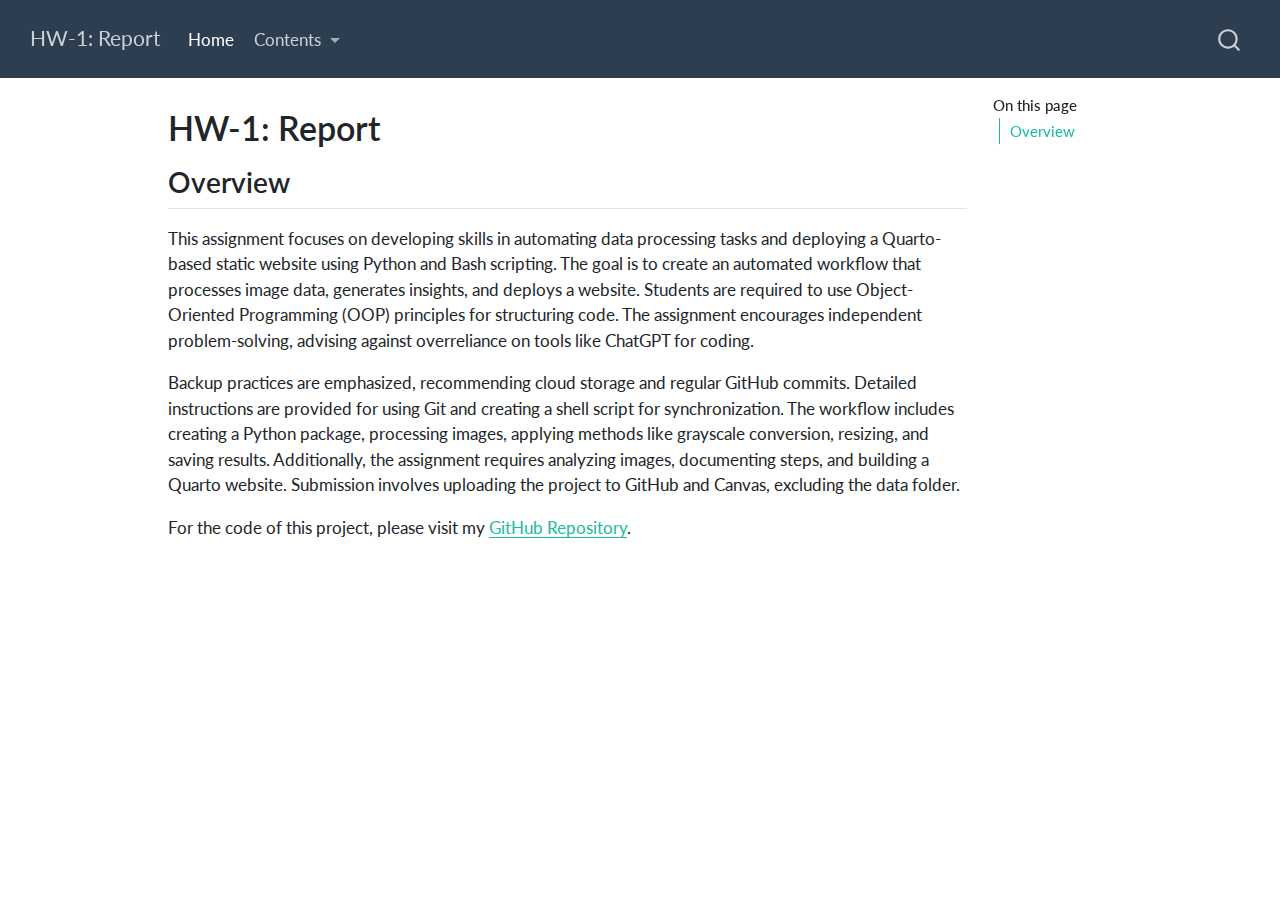
<file: index.html>
<!DOCTYPE html>
<html xmlns="http://www.w3.org/1999/xhtml" lang="en" xml:lang="en"><head>

<meta charset="utf-8">
<meta name="generator" content="quarto-1.5.45">

<meta name="viewport" content="width=device-width, initial-scale=1.0, user-scalable=yes">


<title>HW-1: Report</title>
<style>
code{white-space: pre-wrap;}
span.smallcaps{font-variant: small-caps;}
div.columns{display: flex; gap: min(4vw, 1.5em);}
div.column{flex: auto; overflow-x: auto;}
div.hanging-indent{margin-left: 1.5em; text-indent: -1.5em;}
ul.task-list{list-style: none;}
ul.task-list li input[type="checkbox"] {
  width: 0.8em;
  margin: 0 0.8em 0.2em -1em; /* quarto-specific, see https://github.com/quarto-dev/quarto-cli/issues/4556 */ 
  vertical-align: middle;
}
</style>


<script src="site_libs/quarto-nav/quarto-nav.js"></script>
<script src="site_libs/quarto-nav/headroom.min.js"></script>
<script src="site_libs/clipboard/clipboard.min.js"></script>
<script src="site_libs/quarto-search/autocomplete.umd.js"></script>
<script src="site_libs/quarto-search/fuse.min.js"></script>
<script src="site_libs/quarto-search/quarto-search.js"></script>
<meta name="quarto:offset" content="./">
<script src="site_libs/quarto-html/quarto.js"></script>
<script src="site_libs/quarto-html/popper.min.js"></script>
<script src="site_libs/quarto-html/tippy.umd.min.js"></script>
<script src="site_libs/quarto-html/anchor.min.js"></script>
<link href="site_libs/quarto-html/tippy.css" rel="stylesheet">
<link href="site_libs/quarto-html/quarto-syntax-highlighting.css" rel="stylesheet" id="quarto-text-highlighting-styles">
<script src="site_libs/bootstrap/bootstrap.min.js"></script>
<link href="site_libs/bootstrap/bootstrap-icons.css" rel="stylesheet">
<link href="site_libs/bootstrap/bootstrap.min.css" rel="stylesheet" id="quarto-bootstrap" data-mode="light">
<script id="quarto-search-options" type="application/json">{
  "location": "navbar",
  "copy-button": false,
  "collapse-after": 3,
  "panel-placement": "end",
  "type": "overlay",
  "limit": 50,
  "keyboard-shortcut": [
    "f",
    "/",
    "s"
  ],
  "show-item-context": false,
  "language": {
    "search-no-results-text": "No results",
    "search-matching-documents-text": "matching documents",
    "search-copy-link-title": "Copy link to search",
    "search-hide-matches-text": "Hide additional matches",
    "search-more-match-text": "more match in this document",
    "search-more-matches-text": "more matches in this document",
    "search-clear-button-title": "Clear",
    "search-text-placeholder": "",
    "search-detached-cancel-button-title": "Cancel",
    "search-submit-button-title": "Submit",
    "search-label": "Search"
  }
}</script>


</head>

<body class="nav-fixed">

<div id="quarto-search-results"></div>
  <header id="quarto-header" class="headroom fixed-top">
    <nav class="navbar navbar-expand-lg " data-bs-theme="dark">
      <div class="navbar-container container-fluid">
      <div class="navbar-brand-container mx-auto">
    <a class="navbar-brand" href="./index.html">
    <span class="navbar-title">HW-1: Report</span>
    </a>
  </div>
            <div id="quarto-search" class="" title="Search"></div>
          <button class="navbar-toggler" type="button" data-bs-toggle="collapse" data-bs-target="#navbarCollapse" aria-controls="navbarCollapse" role="menu" aria-expanded="false" aria-label="Toggle navigation" onclick="if (window.quartoToggleHeadroom) { window.quartoToggleHeadroom(); }">
  <span class="navbar-toggler-icon"></span>
</button>
          <div class="collapse navbar-collapse" id="navbarCollapse">
            <ul class="navbar-nav navbar-nav-scroll me-auto">
  <li class="nav-item">
    <a class="nav-link active" href="./index.html" aria-current="page"> 
<span class="menu-text">Home</span></a>
  </li>  
  <li class="nav-item dropdown ">
    <a class="nav-link dropdown-toggle" href="#" id="nav-menu-contents" role="link" data-bs-toggle="dropdown" aria-expanded="false">
 <span class="menu-text">Contents</span>
    </a>
    <ul class="dropdown-menu" aria-labelledby="nav-menu-contents">    
        <li>
    <a class="dropdown-item" href="./pages/processing-log.html">
 <span class="dropdown-text">Pre-processing log</span></a>
  </li>  
        <li>
    <a class="dropdown-item" href="./pages/tree.html">
 <span class="dropdown-text">Directory Tree</span></a>
  </li>  
    </ul>
  </li>
</ul>
          </div> <!-- /navcollapse -->
            <div class="quarto-navbar-tools">
</div>
      </div> <!-- /container-fluid -->
    </nav>
</header>
<!-- content -->
<div id="quarto-content" class="quarto-container page-columns page-rows-contents page-layout-article page-navbar">
<!-- sidebar -->
<!-- margin-sidebar -->
    <div id="quarto-margin-sidebar" class="sidebar margin-sidebar">
        <nav id="TOC" role="doc-toc" class="toc-active">
    <h2 id="toc-title">On this page</h2>
   
  <ul>
  <li><a href="#overview" id="toc-overview" class="nav-link active" data-scroll-target="#overview">Overview</a></li>
  </ul>
</nav>
    </div>
<!-- main -->
<main class="content" id="quarto-document-content">

<header id="title-block-header" class="quarto-title-block default">
<div class="quarto-title">
<h1 class="title">HW-1: Report</h1>
</div>



<div class="quarto-title-meta">

    
  
    
  </div>
  


</header>


<section id="overview" class="level2">
<h2 class="anchored" data-anchor-id="overview">Overview</h2>
<p>This assignment focuses on developing skills in automating data processing tasks and deploying a Quarto-based static website using Python and Bash scripting. The goal is to create an automated workflow that processes image data, generates insights, and deploys a website. Students are required to use Object-Oriented Programming (OOP) principles for structuring code. The assignment encourages independent problem-solving, advising against overreliance on tools like ChatGPT for coding.</p>
<p>Backup practices are emphasized, recommending cloud storage and regular GitHub commits. Detailed instructions are provided for using Git and creating a shell script for synchronization. The workflow includes creating a Python package, processing images, applying methods like grayscale conversion, resizing, and saving results. Additionally, the assignment requires analyzing images, documenting steps, and building a Quarto website. Submission involves uploading the project to GitHub and Canvas, excluding the data folder.</p>
<p>For the code of this project, please visit my <a href="https://github.com/BinghuiNi/5000-HW1/tree/main/submission" target="_blank">GitHub Repository</a>.</p>

</section>

</main> <!-- /main -->
<script id="quarto-html-after-body" type="application/javascript">
window.document.addEventListener("DOMContentLoaded", function (event) {
  const toggleBodyColorMode = (bsSheetEl) => {
    const mode = bsSheetEl.getAttribute("data-mode");
    const bodyEl = window.document.querySelector("body");
    if (mode === "dark") {
      bodyEl.classList.add("quarto-dark");
      bodyEl.classList.remove("quarto-light");
    } else {
      bodyEl.classList.add("quarto-light");
      bodyEl.classList.remove("quarto-dark");
    }
  }
  const toggleBodyColorPrimary = () => {
    const bsSheetEl = window.document.querySelector("link#quarto-bootstrap");
    if (bsSheetEl) {
      toggleBodyColorMode(bsSheetEl);
    }
  }
  toggleBodyColorPrimary();  
  const icon = "";
  const anchorJS = new window.AnchorJS();
  anchorJS.options = {
    placement: 'right',
    icon: icon
  };
  anchorJS.add('.anchored');
  const isCodeAnnotation = (el) => {
    for (const clz of el.classList) {
      if (clz.startsWith('code-annotation-')) {                     
        return true;
      }
    }
    return false;
  }
  const onCopySuccess = function(e) {
    // button target
    const button = e.trigger;
    // don't keep focus
    button.blur();
    // flash "checked"
    button.classList.add('code-copy-button-checked');
    var currentTitle = button.getAttribute("title");
    button.setAttribute("title", "Copied!");
    let tooltip;
    if (window.bootstrap) {
      button.setAttribute("data-bs-toggle", "tooltip");
      button.setAttribute("data-bs-placement", "left");
      button.setAttribute("data-bs-title", "Copied!");
      tooltip = new bootstrap.Tooltip(button, 
        { trigger: "manual", 
          customClass: "code-copy-button-tooltip",
          offset: [0, -8]});
      tooltip.show();    
    }
    setTimeout(function() {
      if (tooltip) {
        tooltip.hide();
        button.removeAttribute("data-bs-title");
        button.removeAttribute("data-bs-toggle");
        button.removeAttribute("data-bs-placement");
      }
      button.setAttribute("title", currentTitle);
      button.classList.remove('code-copy-button-checked');
    }, 1000);
    // clear code selection
    e.clearSelection();
  }
  const getTextToCopy = function(trigger) {
      const codeEl = trigger.previousElementSibling.cloneNode(true);
      for (const childEl of codeEl.children) {
        if (isCodeAnnotation(childEl)) {
          childEl.remove();
        }
      }
      return codeEl.innerText;
  }
  const clipboard = new window.ClipboardJS('.code-copy-button:not([data-in-quarto-modal])', {
    text: getTextToCopy
  });
  clipboard.on('success', onCopySuccess);
  if (window.document.getElementById('quarto-embedded-source-code-modal')) {
    // For code content inside modals, clipBoardJS needs to be initialized with a container option
    // TODO: Check when it could be a function (https://github.com/zenorocha/clipboard.js/issues/860)
    const clipboardModal = new window.ClipboardJS('.code-copy-button[data-in-quarto-modal]', {
      text: getTextToCopy,
      container: window.document.getElementById('quarto-embedded-source-code-modal')
    });
    clipboardModal.on('success', onCopySuccess);
  }
    var localhostRegex = new RegExp(/^(?:http|https):\/\/localhost\:?[0-9]*\//);
    var mailtoRegex = new RegExp(/^mailto:/);
      var filterRegex = new RegExp('/' + window.location.host + '/');
    var isInternal = (href) => {
        return filterRegex.test(href) || localhostRegex.test(href) || mailtoRegex.test(href);
    }
    // Inspect non-navigation links and adorn them if external
 	var links = window.document.querySelectorAll('a[href]:not(.nav-link):not(.navbar-brand):not(.toc-action):not(.sidebar-link):not(.sidebar-item-toggle):not(.pagination-link):not(.no-external):not([aria-hidden]):not(.dropdown-item):not(.quarto-navigation-tool):not(.about-link)');
    for (var i=0; i<links.length; i++) {
      const link = links[i];
      if (!isInternal(link.href)) {
        // undo the damage that might have been done by quarto-nav.js in the case of
        // links that we want to consider external
        if (link.dataset.originalHref !== undefined) {
          link.href = link.dataset.originalHref;
        }
      }
    }
  function tippyHover(el, contentFn, onTriggerFn, onUntriggerFn) {
    const config = {
      allowHTML: true,
      maxWidth: 500,
      delay: 100,
      arrow: false,
      appendTo: function(el) {
          return el.parentElement;
      },
      interactive: true,
      interactiveBorder: 10,
      theme: 'quarto',
      placement: 'bottom-start',
    };
    if (contentFn) {
      config.content = contentFn;
    }
    if (onTriggerFn) {
      config.onTrigger = onTriggerFn;
    }
    if (onUntriggerFn) {
      config.onUntrigger = onUntriggerFn;
    }
    window.tippy(el, config); 
  }
  const noterefs = window.document.querySelectorAll('a[role="doc-noteref"]');
  for (var i=0; i<noterefs.length; i++) {
    const ref = noterefs[i];
    tippyHover(ref, function() {
      // use id or data attribute instead here
      let href = ref.getAttribute('data-footnote-href') || ref.getAttribute('href');
      try { href = new URL(href).hash; } catch {}
      const id = href.replace(/^#\/?/, "");
      const note = window.document.getElementById(id);
      if (note) {
        return note.innerHTML;
      } else {
        return "";
      }
    });
  }
  const xrefs = window.document.querySelectorAll('a.quarto-xref');
  const processXRef = (id, note) => {
    // Strip column container classes
    const stripColumnClz = (el) => {
      el.classList.remove("page-full", "page-columns");
      if (el.children) {
        for (const child of el.children) {
          stripColumnClz(child);
        }
      }
    }
    stripColumnClz(note)
    if (id === null || id.startsWith('sec-')) {
      // Special case sections, only their first couple elements
      const container = document.createElement("div");
      if (note.children && note.children.length > 2) {
        container.appendChild(note.children[0].cloneNode(true));
        for (let i = 1; i < note.children.length; i++) {
          const child = note.children[i];
          if (child.tagName === "P" && child.innerText === "") {
            continue;
          } else {
            container.appendChild(child.cloneNode(true));
            break;
          }
        }
        if (window.Quarto?.typesetMath) {
          window.Quarto.typesetMath(container);
        }
        return container.innerHTML
      } else {
        if (window.Quarto?.typesetMath) {
          window.Quarto.typesetMath(note);
        }
        return note.innerHTML;
      }
    } else {
      // Remove any anchor links if they are present
      const anchorLink = note.querySelector('a.anchorjs-link');
      if (anchorLink) {
        anchorLink.remove();
      }
      if (window.Quarto?.typesetMath) {
        window.Quarto.typesetMath(note);
      }
      // TODO in 1.5, we should make sure this works without a callout special case
      if (note.classList.contains("callout")) {
        return note.outerHTML;
      } else {
        return note.innerHTML;
      }
    }
  }
  for (var i=0; i<xrefs.length; i++) {
    const xref = xrefs[i];
    tippyHover(xref, undefined, function(instance) {
      instance.disable();
      let url = xref.getAttribute('href');
      let hash = undefined; 
      if (url.startsWith('#')) {
        hash = url;
      } else {
        try { hash = new URL(url).hash; } catch {}
      }
      if (hash) {
        const id = hash.replace(/^#\/?/, "");
        const note = window.document.getElementById(id);
        if (note !== null) {
          try {
            const html = processXRef(id, note.cloneNode(true));
            instance.setContent(html);
          } finally {
            instance.enable();
            instance.show();
          }
        } else {
          // See if we can fetch this
          fetch(url.split('#')[0])
          .then(res => res.text())
          .then(html => {
            const parser = new DOMParser();
            const htmlDoc = parser.parseFromString(html, "text/html");
            const note = htmlDoc.getElementById(id);
            if (note !== null) {
              const html = processXRef(id, note);
              instance.setContent(html);
            } 
          }).finally(() => {
            instance.enable();
            instance.show();
          });
        }
      } else {
        // See if we can fetch a full url (with no hash to target)
        // This is a special case and we should probably do some content thinning / targeting
        fetch(url)
        .then(res => res.text())
        .then(html => {
          const parser = new DOMParser();
          const htmlDoc = parser.parseFromString(html, "text/html");
          const note = htmlDoc.querySelector('main.content');
          if (note !== null) {
            // This should only happen for chapter cross references
            // (since there is no id in the URL)
            // remove the first header
            if (note.children.length > 0 && note.children[0].tagName === "HEADER") {
              note.children[0].remove();
            }
            const html = processXRef(null, note);
            instance.setContent(html);
          } 
        }).finally(() => {
          instance.enable();
          instance.show();
        });
      }
    }, function(instance) {
    });
  }
      let selectedAnnoteEl;
      const selectorForAnnotation = ( cell, annotation) => {
        let cellAttr = 'data-code-cell="' + cell + '"';
        let lineAttr = 'data-code-annotation="' +  annotation + '"';
        const selector = 'span[' + cellAttr + '][' + lineAttr + ']';
        return selector;
      }
      const selectCodeLines = (annoteEl) => {
        const doc = window.document;
        const targetCell = annoteEl.getAttribute("data-target-cell");
        const targetAnnotation = annoteEl.getAttribute("data-target-annotation");
        const annoteSpan = window.document.querySelector(selectorForAnnotation(targetCell, targetAnnotation));
        const lines = annoteSpan.getAttribute("data-code-lines").split(",");
        const lineIds = lines.map((line) => {
          return targetCell + "-" + line;
        })
        let top = null;
        let height = null;
        let parent = null;
        if (lineIds.length > 0) {
            //compute the position of the single el (top and bottom and make a div)
            const el = window.document.getElementById(lineIds[0]);
            top = el.offsetTop;
            height = el.offsetHeight;
            parent = el.parentElement.parentElement;
          if (lineIds.length > 1) {
            const lastEl = window.document.getElementById(lineIds[lineIds.length - 1]);
            const bottom = lastEl.offsetTop + lastEl.offsetHeight;
            height = bottom - top;
          }
          if (top !== null && height !== null && parent !== null) {
            // cook up a div (if necessary) and position it 
            let div = window.document.getElementById("code-annotation-line-highlight");
            if (div === null) {
              div = window.document.createElement("div");
              div.setAttribute("id", "code-annotation-line-highlight");
              div.style.position = 'absolute';
              parent.appendChild(div);
            }
            div.style.top = top - 2 + "px";
            div.style.height = height + 4 + "px";
            div.style.left = 0;
            let gutterDiv = window.document.getElementById("code-annotation-line-highlight-gutter");
            if (gutterDiv === null) {
              gutterDiv = window.document.createElement("div");
              gutterDiv.setAttribute("id", "code-annotation-line-highlight-gutter");
              gutterDiv.style.position = 'absolute';
              const codeCell = window.document.getElementById(targetCell);
              const gutter = codeCell.querySelector('.code-annotation-gutter');
              gutter.appendChild(gutterDiv);
            }
            gutterDiv.style.top = top - 2 + "px";
            gutterDiv.style.height = height + 4 + "px";
          }
          selectedAnnoteEl = annoteEl;
        }
      };
      const unselectCodeLines = () => {
        const elementsIds = ["code-annotation-line-highlight", "code-annotation-line-highlight-gutter"];
        elementsIds.forEach((elId) => {
          const div = window.document.getElementById(elId);
          if (div) {
            div.remove();
          }
        });
        selectedAnnoteEl = undefined;
      };
        // Handle positioning of the toggle
    window.addEventListener(
      "resize",
      throttle(() => {
        elRect = undefined;
        if (selectedAnnoteEl) {
          selectCodeLines(selectedAnnoteEl);
        }
      }, 10)
    );
    function throttle(fn, ms) {
    let throttle = false;
    let timer;
      return (...args) => {
        if(!throttle) { // first call gets through
            fn.apply(this, args);
            throttle = true;
        } else { // all the others get throttled
            if(timer) clearTimeout(timer); // cancel #2
            timer = setTimeout(() => {
              fn.apply(this, args);
              timer = throttle = false;
            }, ms);
        }
      };
    }
      // Attach click handler to the DT
      const annoteDls = window.document.querySelectorAll('dt[data-target-cell]');
      for (const annoteDlNode of annoteDls) {
        annoteDlNode.addEventListener('click', (event) => {
          const clickedEl = event.target;
          if (clickedEl !== selectedAnnoteEl) {
            unselectCodeLines();
            const activeEl = window.document.querySelector('dt[data-target-cell].code-annotation-active');
            if (activeEl) {
              activeEl.classList.remove('code-annotation-active');
            }
            selectCodeLines(clickedEl);
            clickedEl.classList.add('code-annotation-active');
          } else {
            // Unselect the line
            unselectCodeLines();
            clickedEl.classList.remove('code-annotation-active');
          }
        });
      }
  const findCites = (el) => {
    const parentEl = el.parentElement;
    if (parentEl) {
      const cites = parentEl.dataset.cites;
      if (cites) {
        return {
          el,
          cites: cites.split(' ')
        };
      } else {
        return findCites(el.parentElement)
      }
    } else {
      return undefined;
    }
  };
  var bibliorefs = window.document.querySelectorAll('a[role="doc-biblioref"]');
  for (var i=0; i<bibliorefs.length; i++) {
    const ref = bibliorefs[i];
    const citeInfo = findCites(ref);
    if (citeInfo) {
      tippyHover(citeInfo.el, function() {
        var popup = window.document.createElement('div');
        citeInfo.cites.forEach(function(cite) {
          var citeDiv = window.document.createElement('div');
          citeDiv.classList.add('hanging-indent');
          citeDiv.classList.add('csl-entry');
          var biblioDiv = window.document.getElementById('ref-' + cite);
          if (biblioDiv) {
            citeDiv.innerHTML = biblioDiv.innerHTML;
          }
          popup.appendChild(citeDiv);
        });
        return popup.innerHTML;
      });
    }
  }
});
</script>
</div> <!-- /content -->




</body></html>
</file>
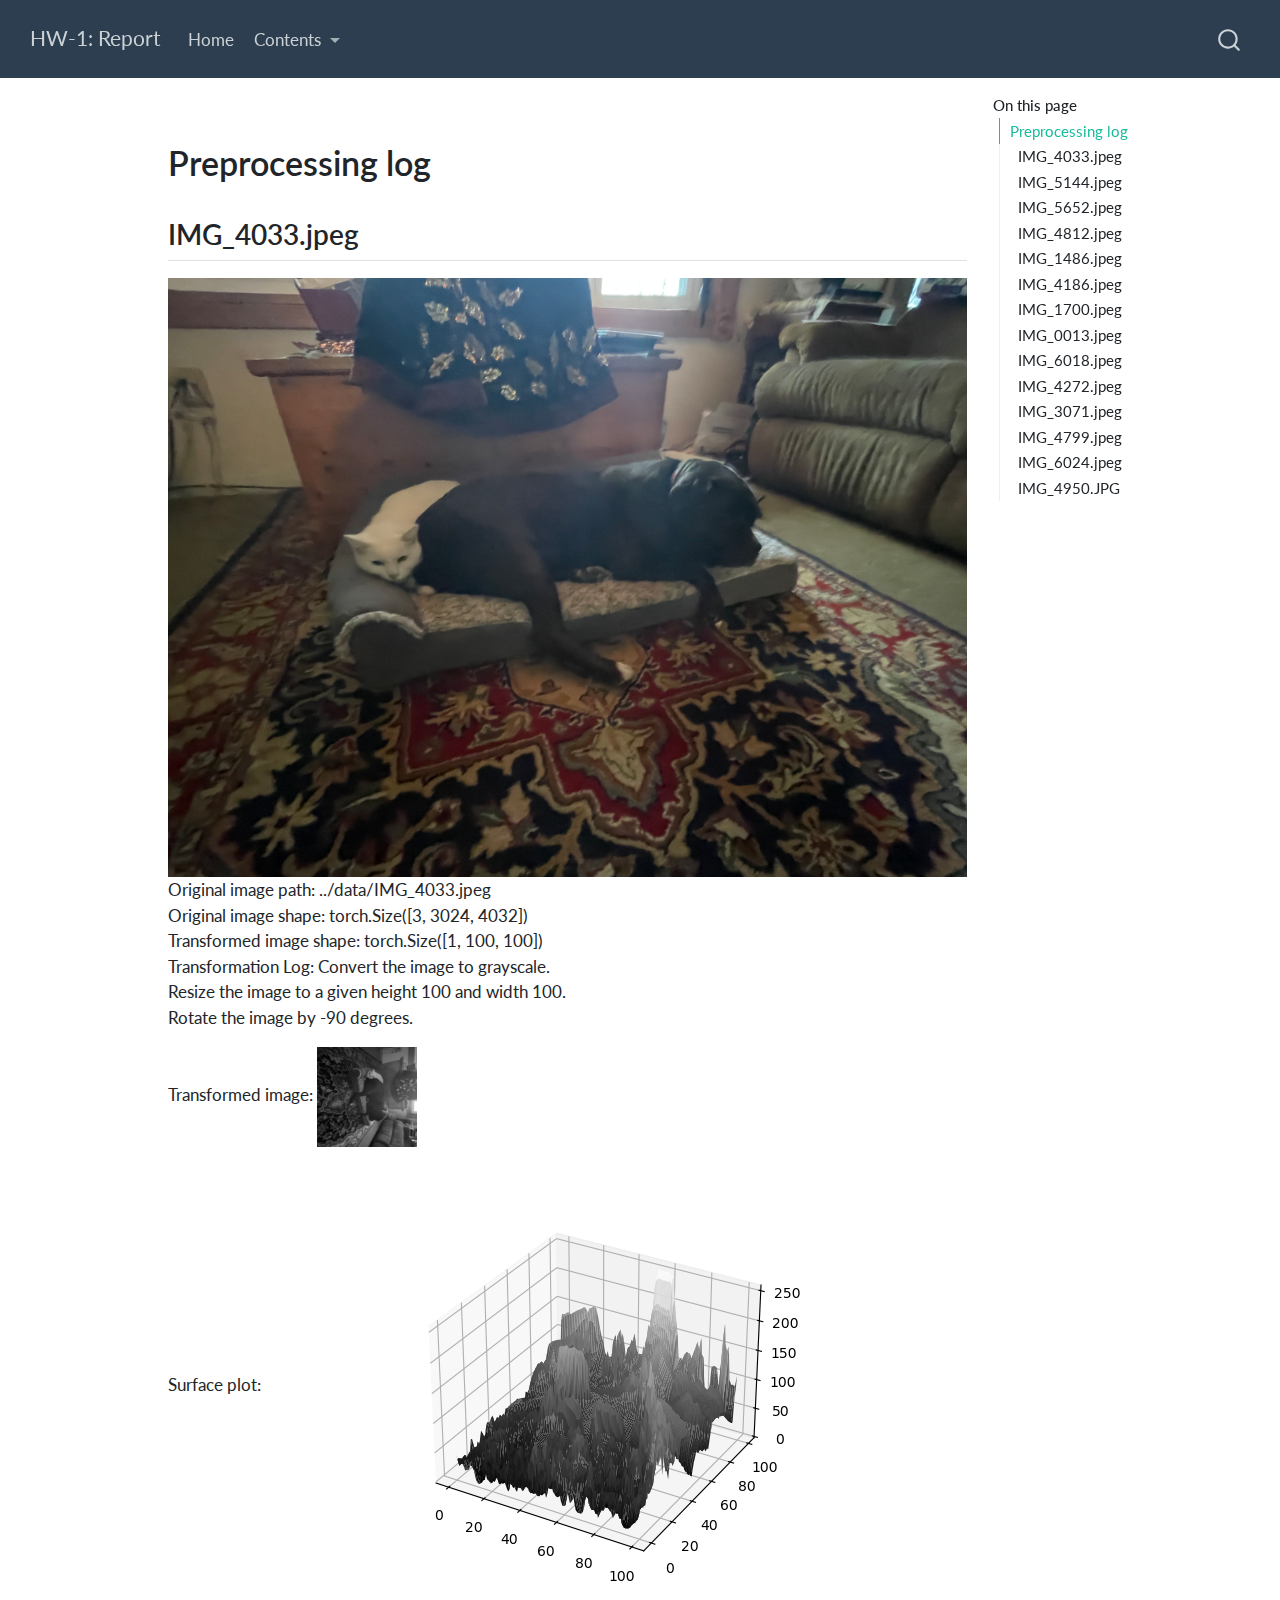
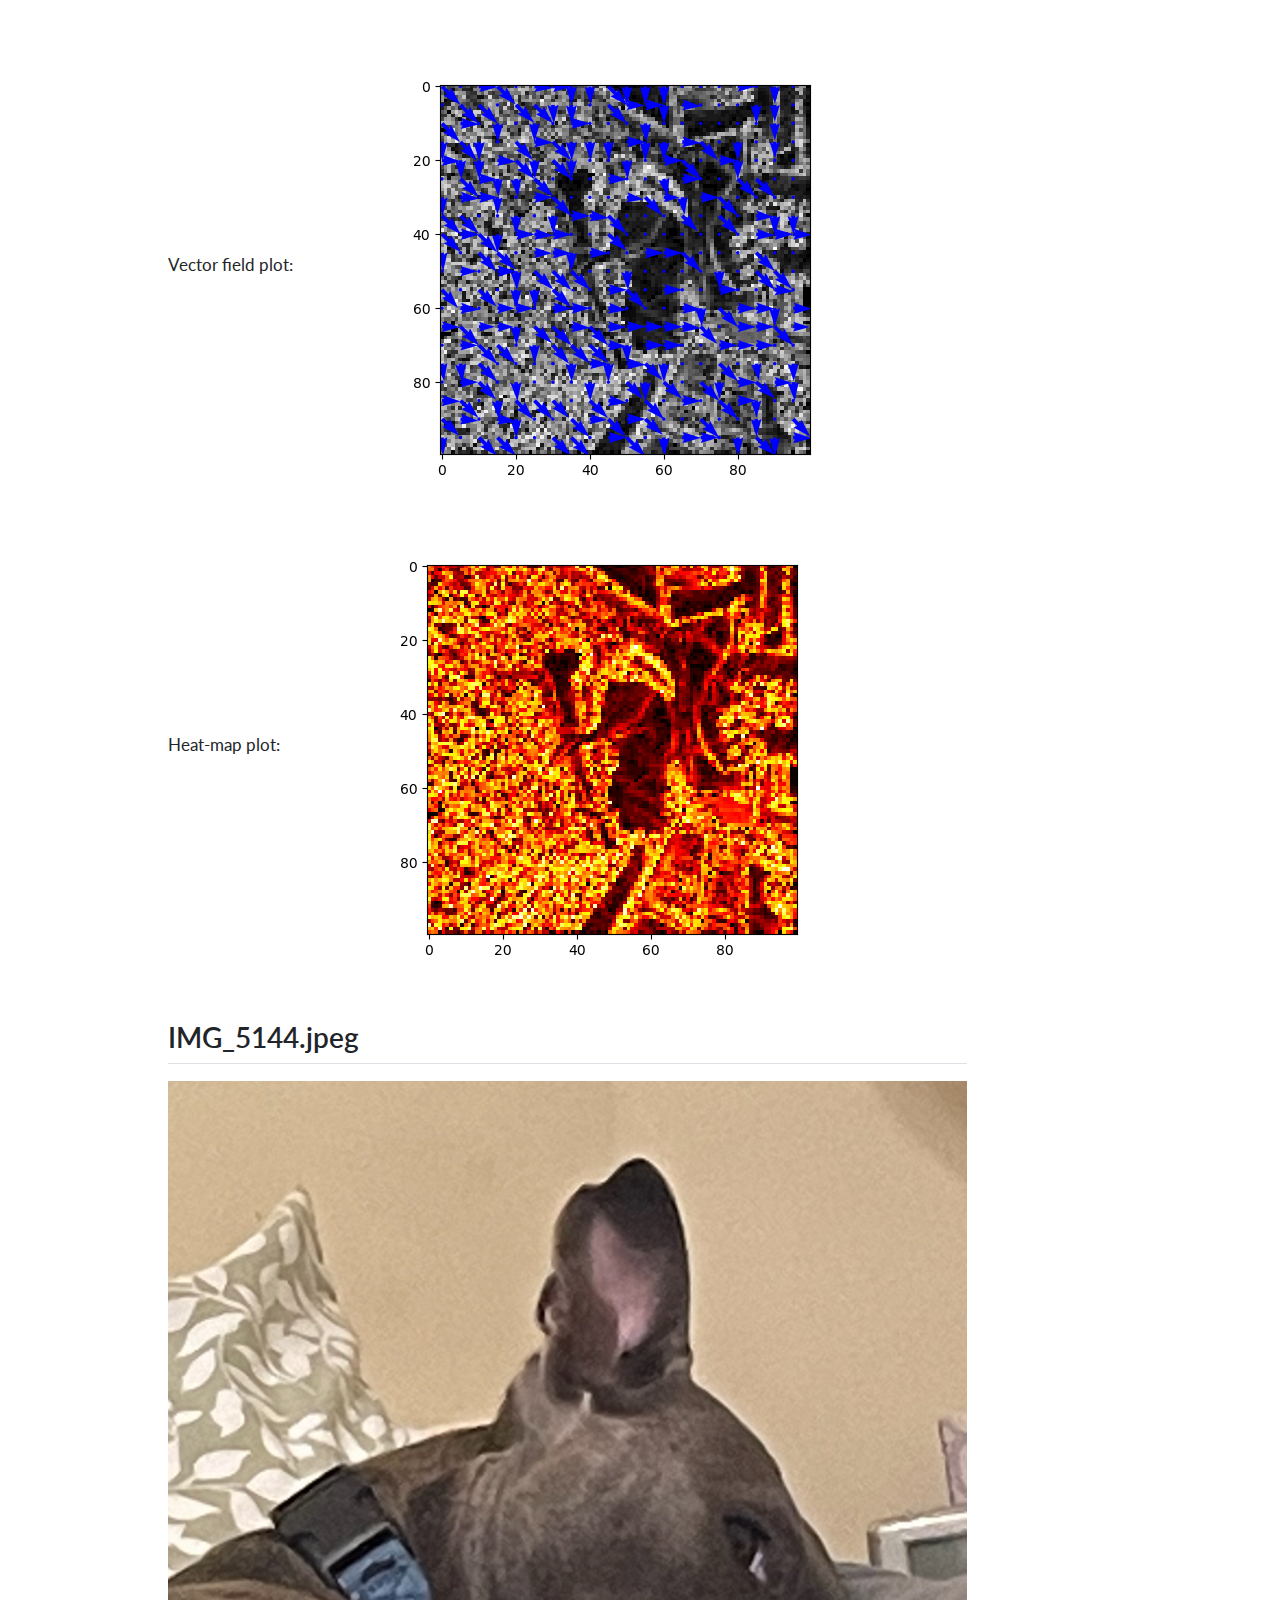
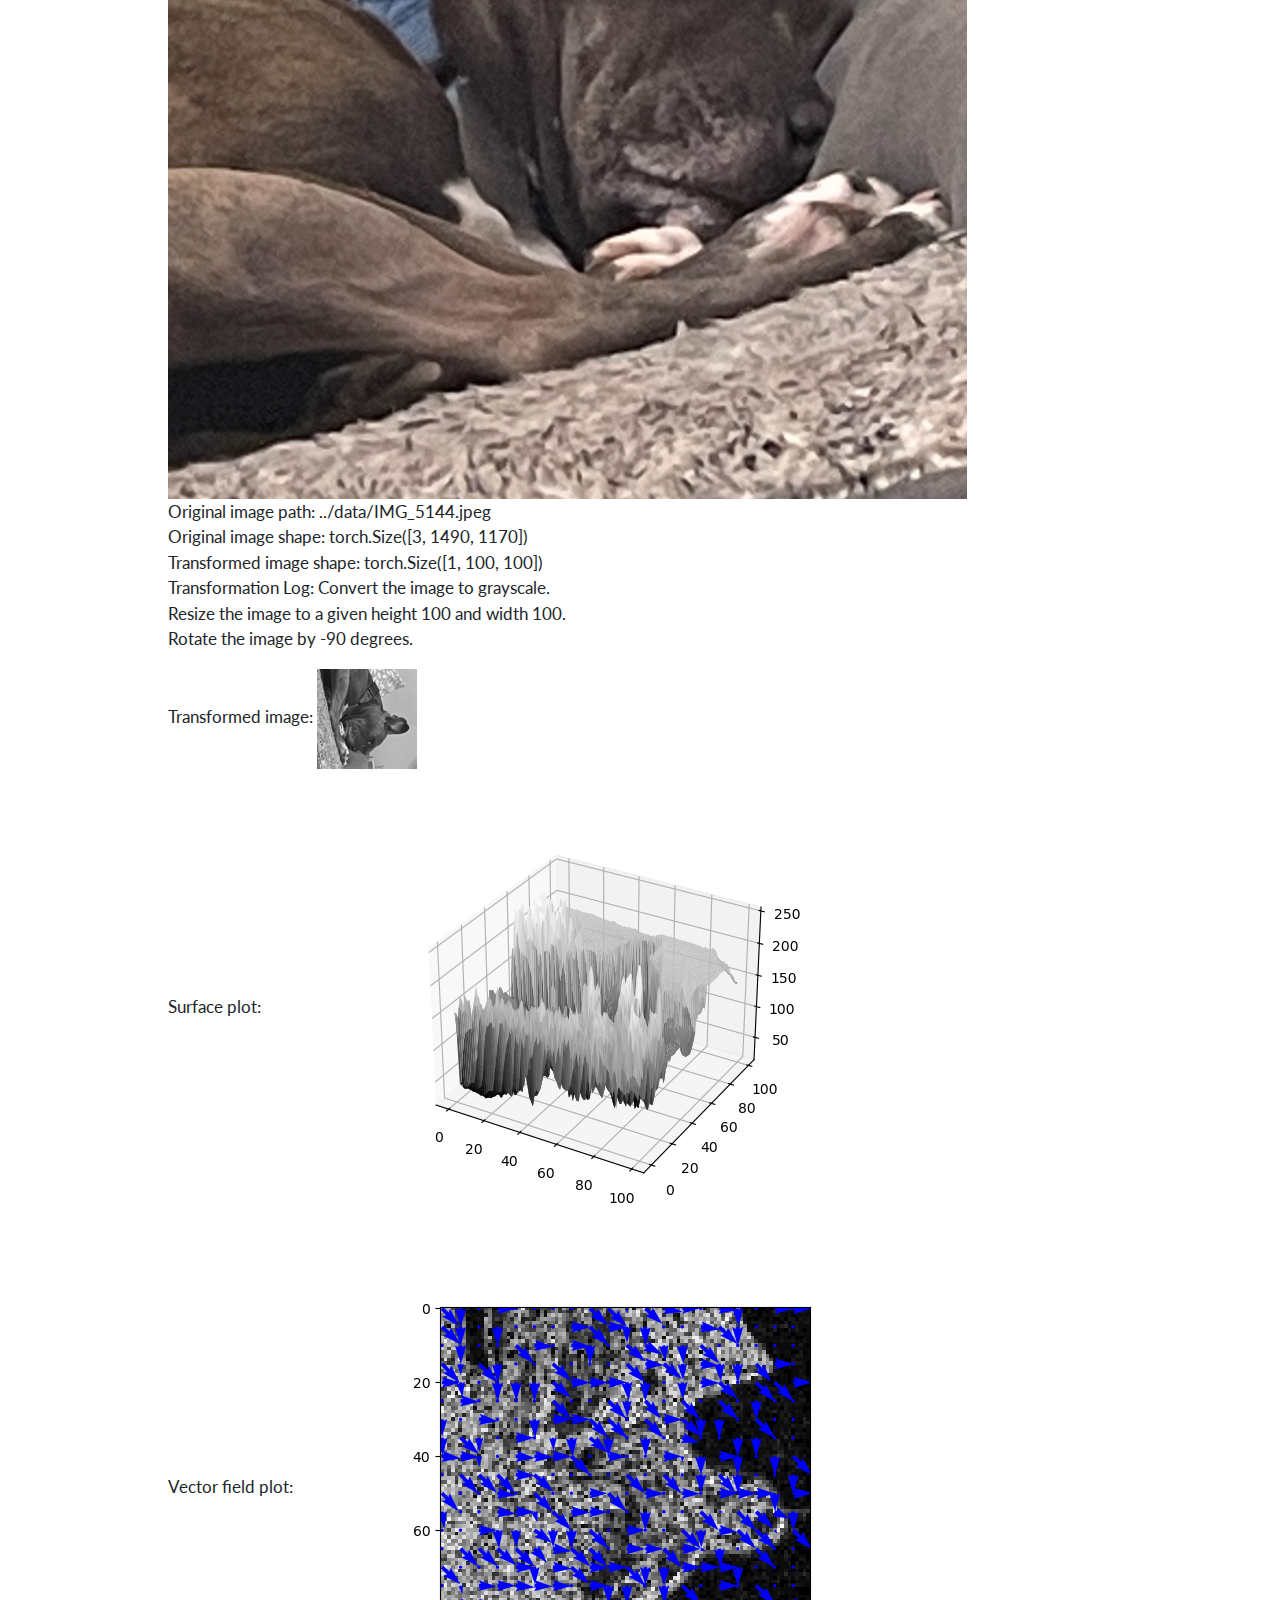
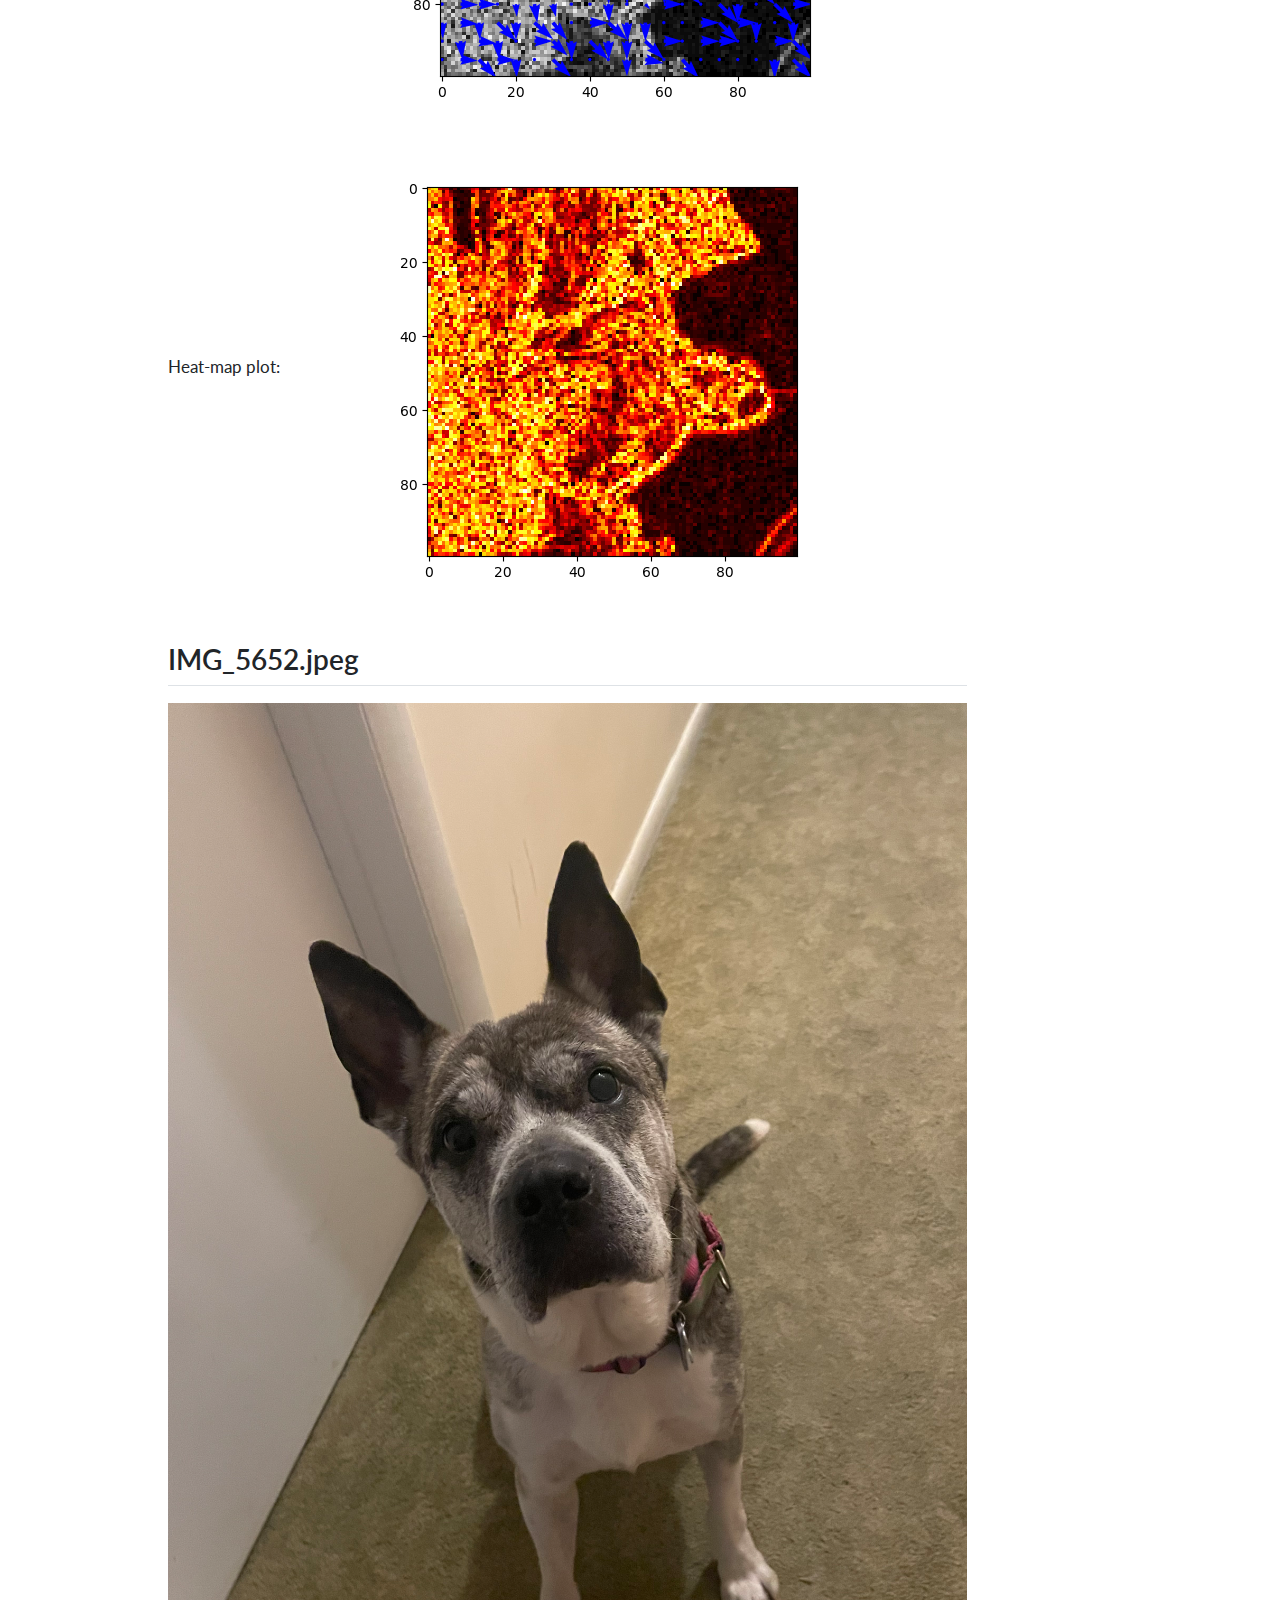
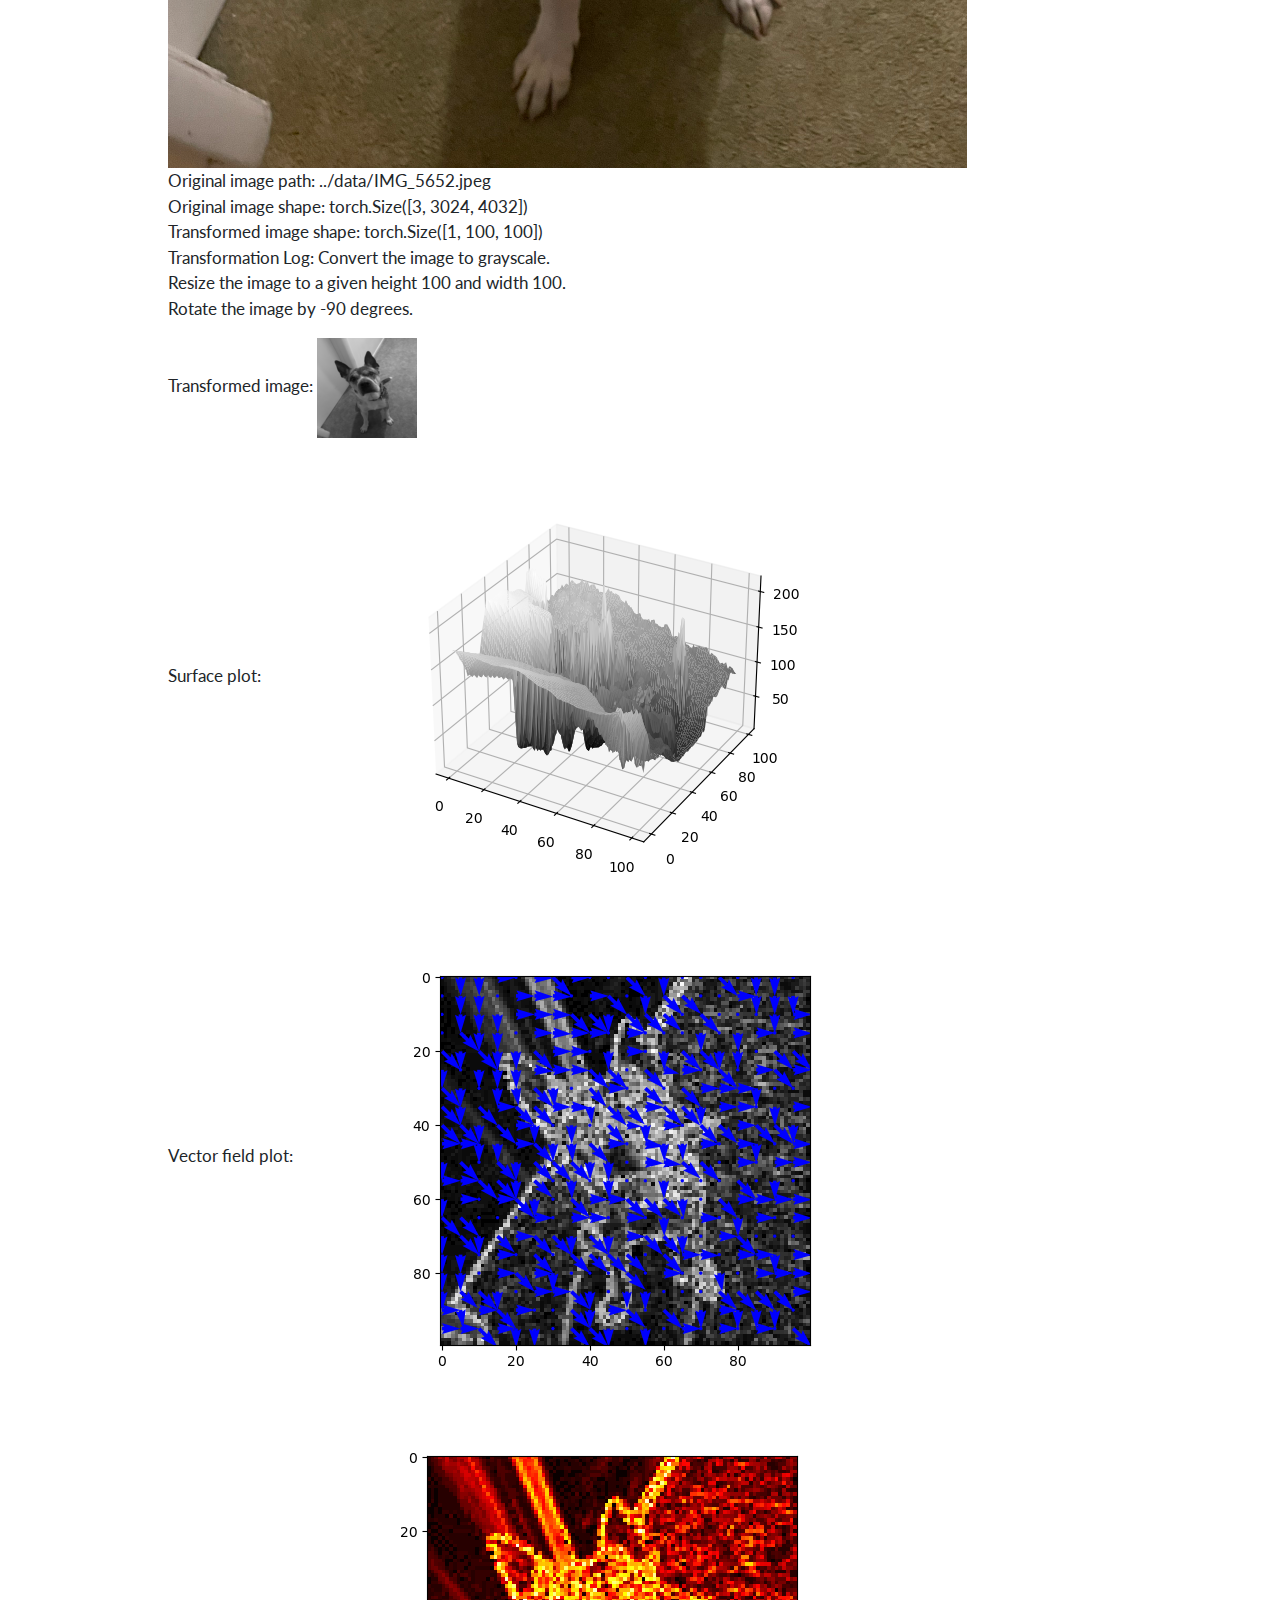
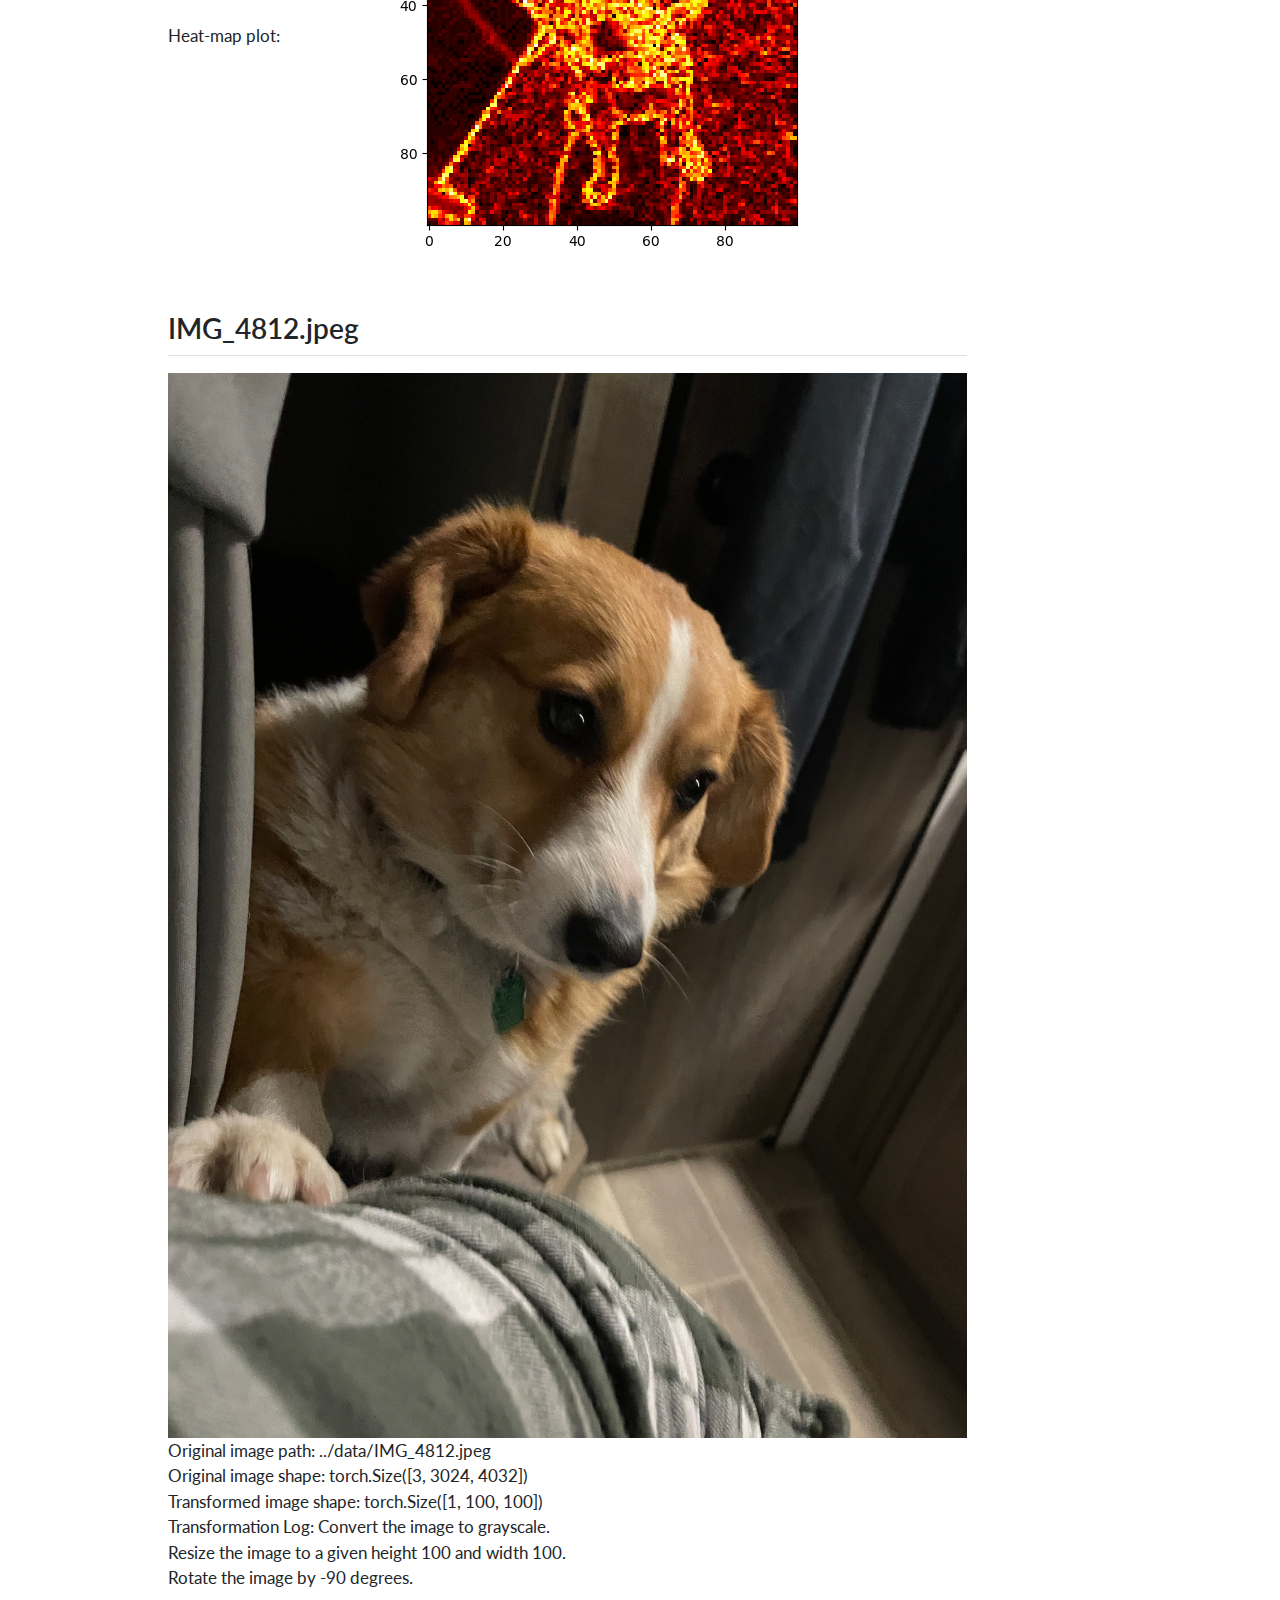
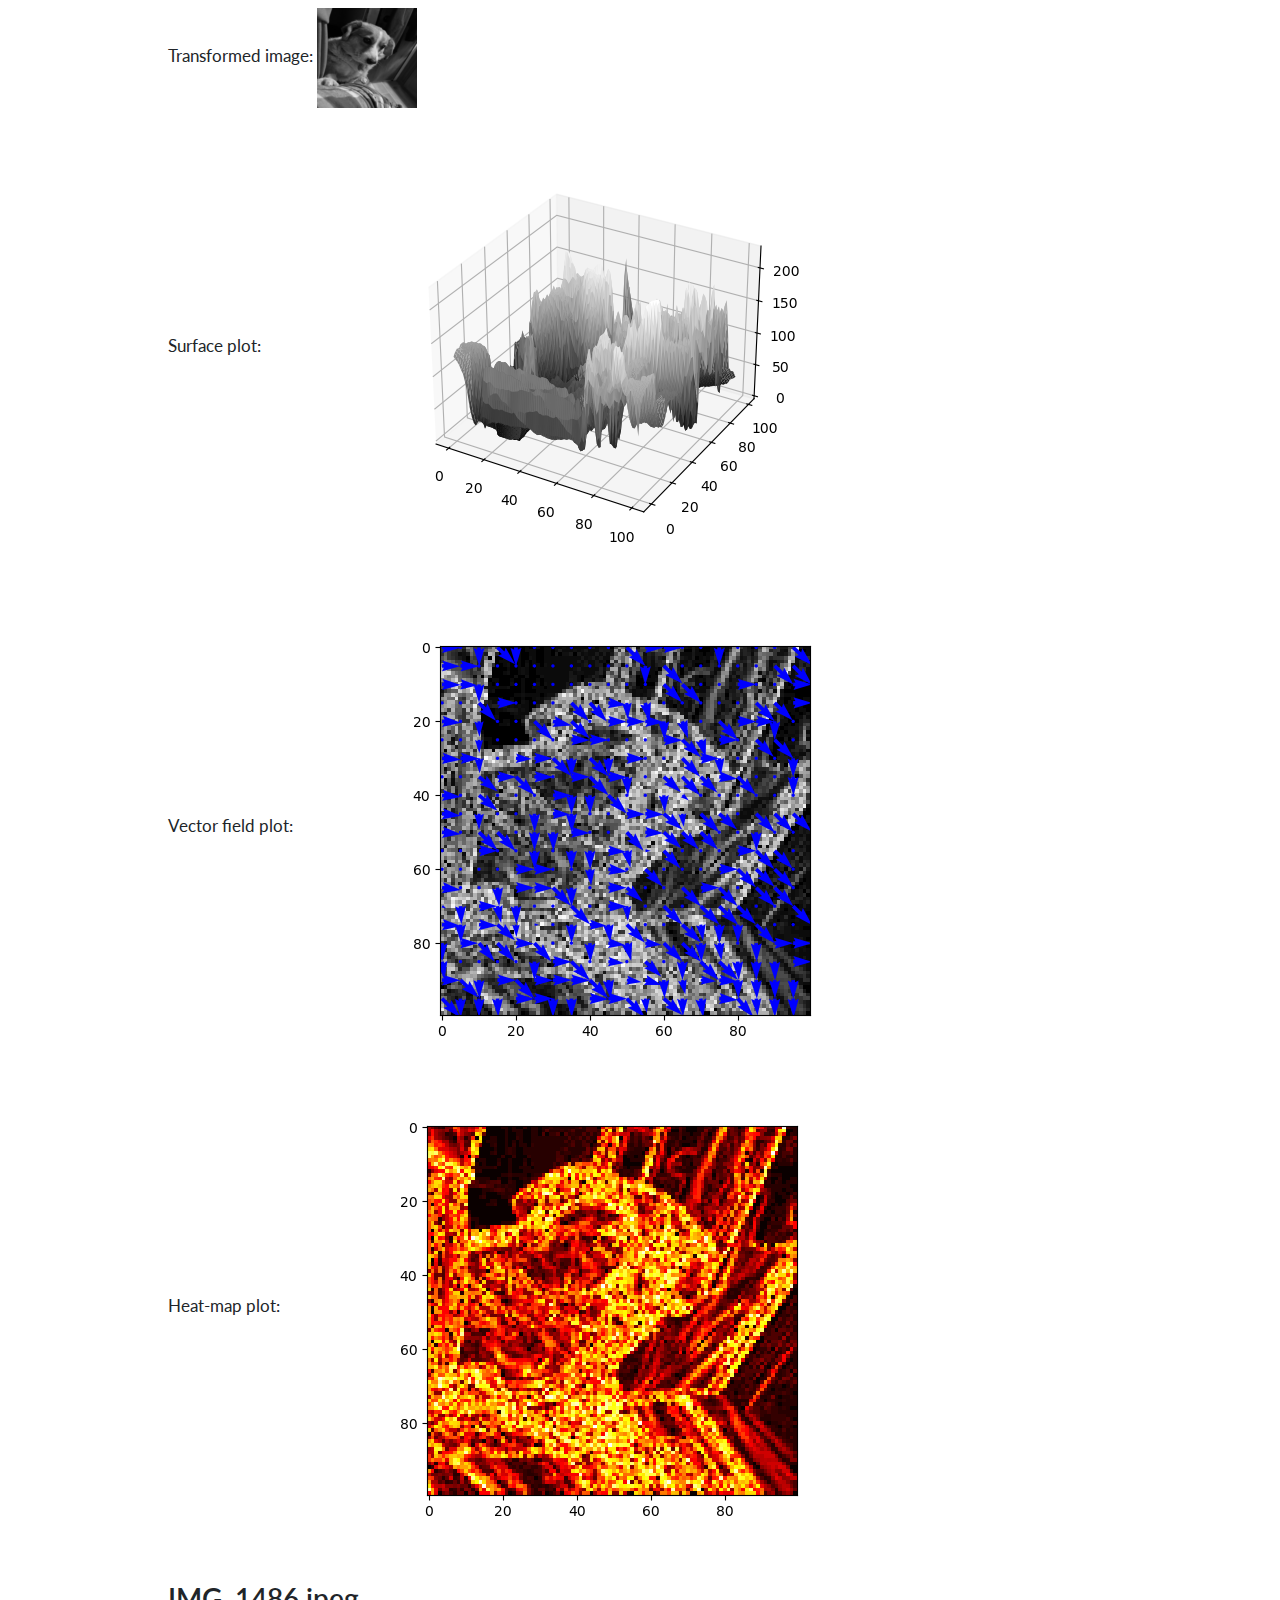
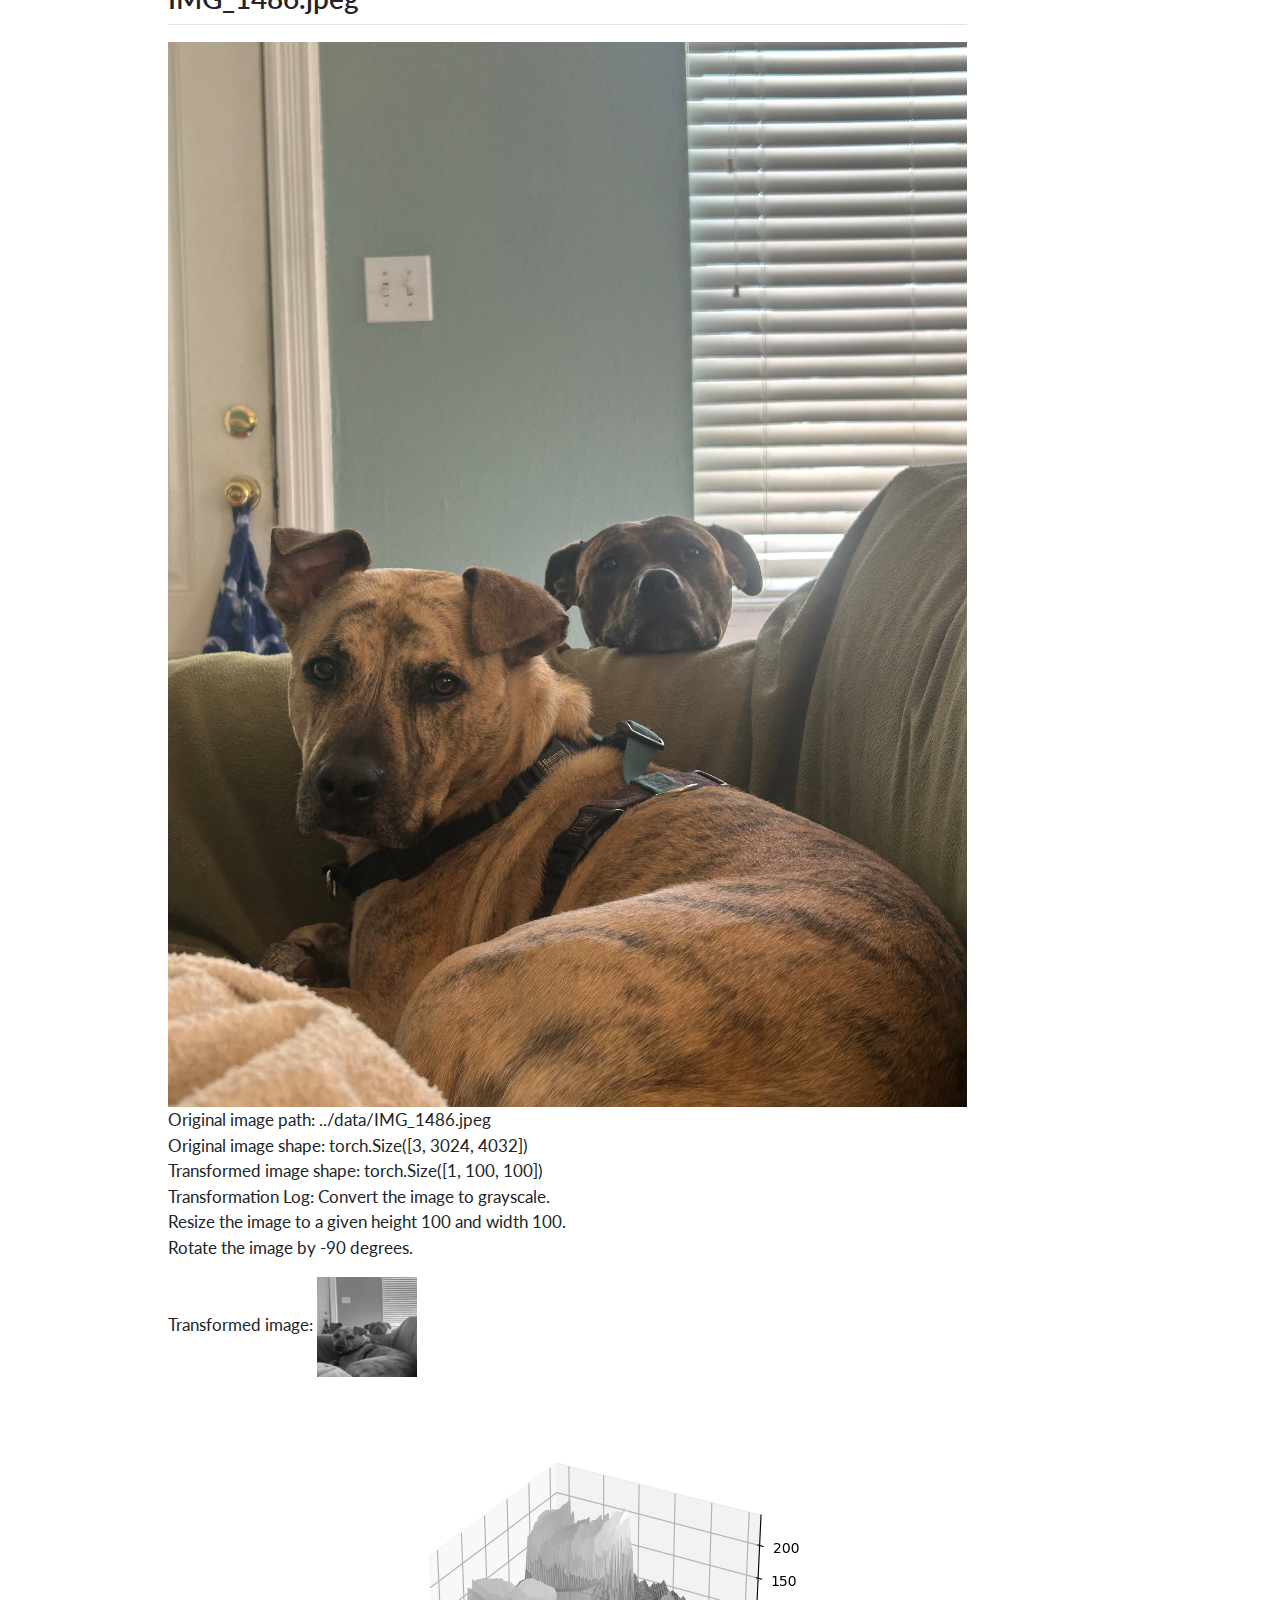
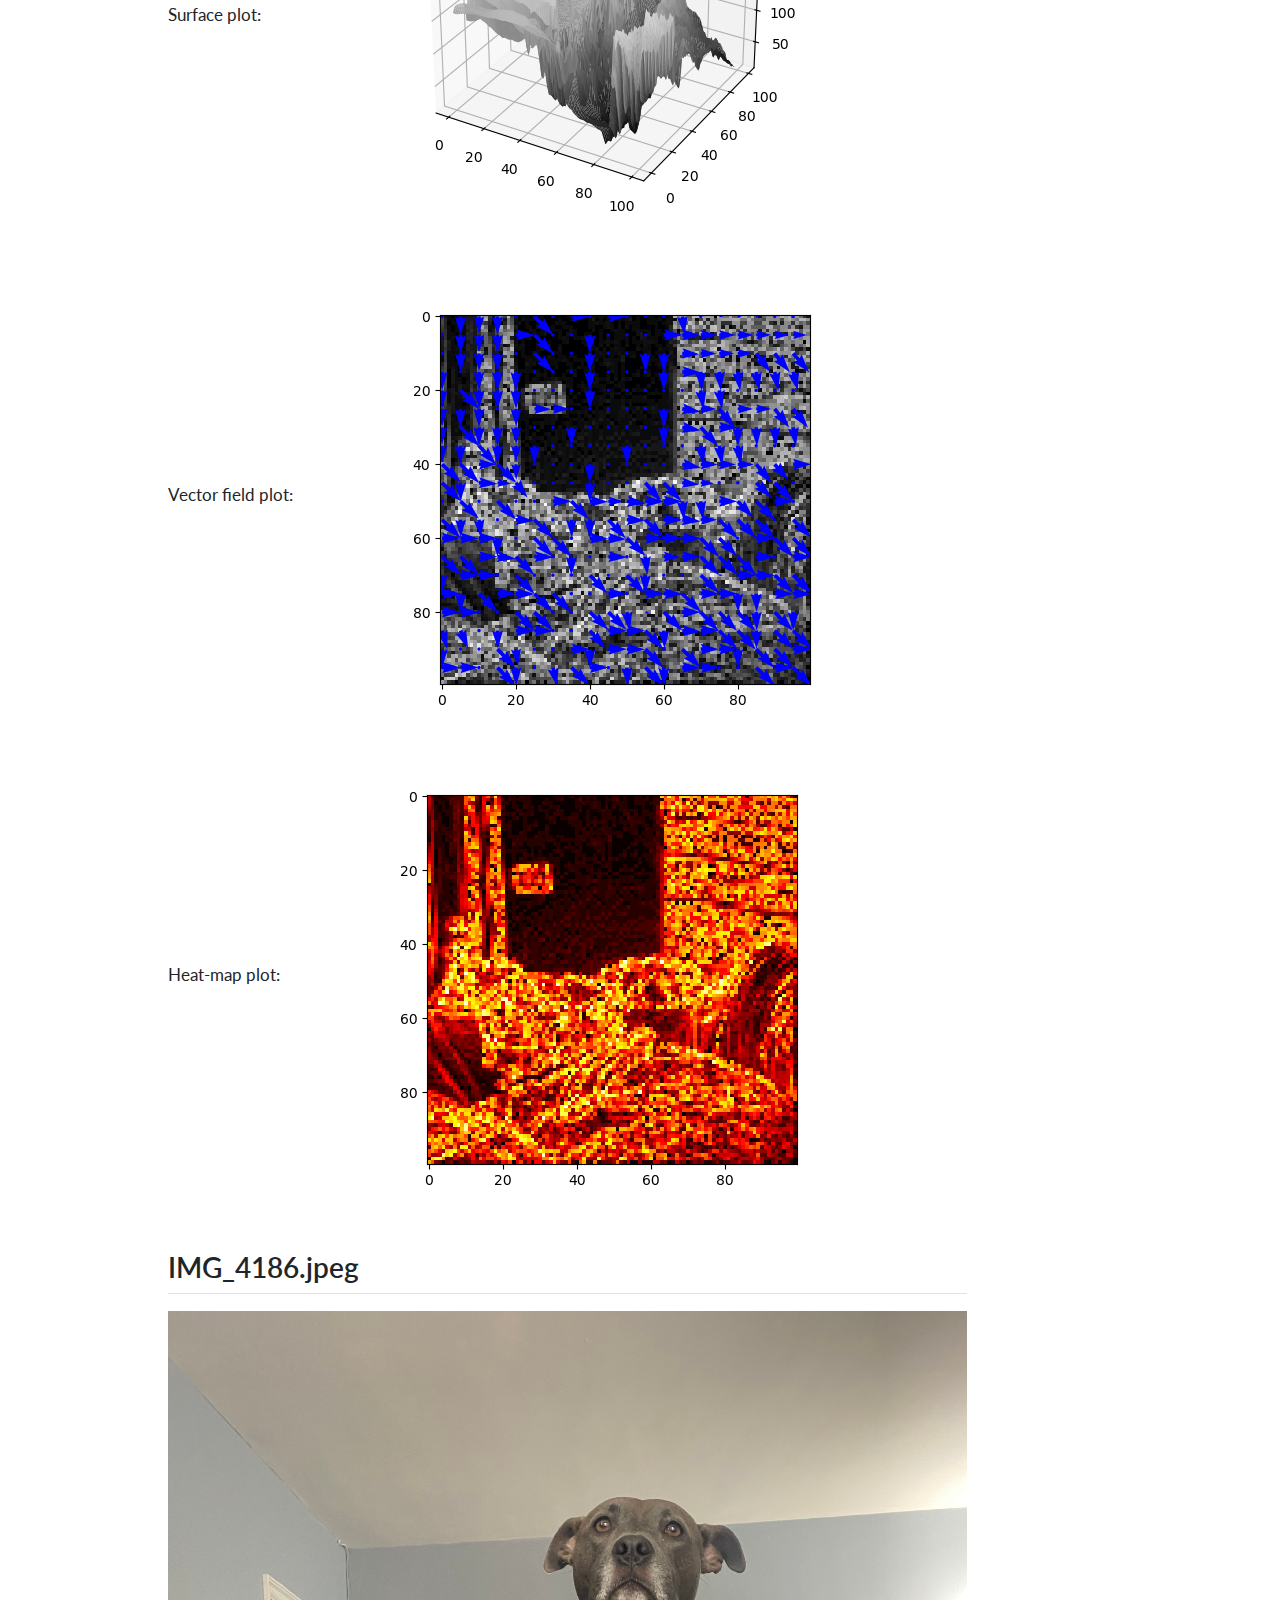
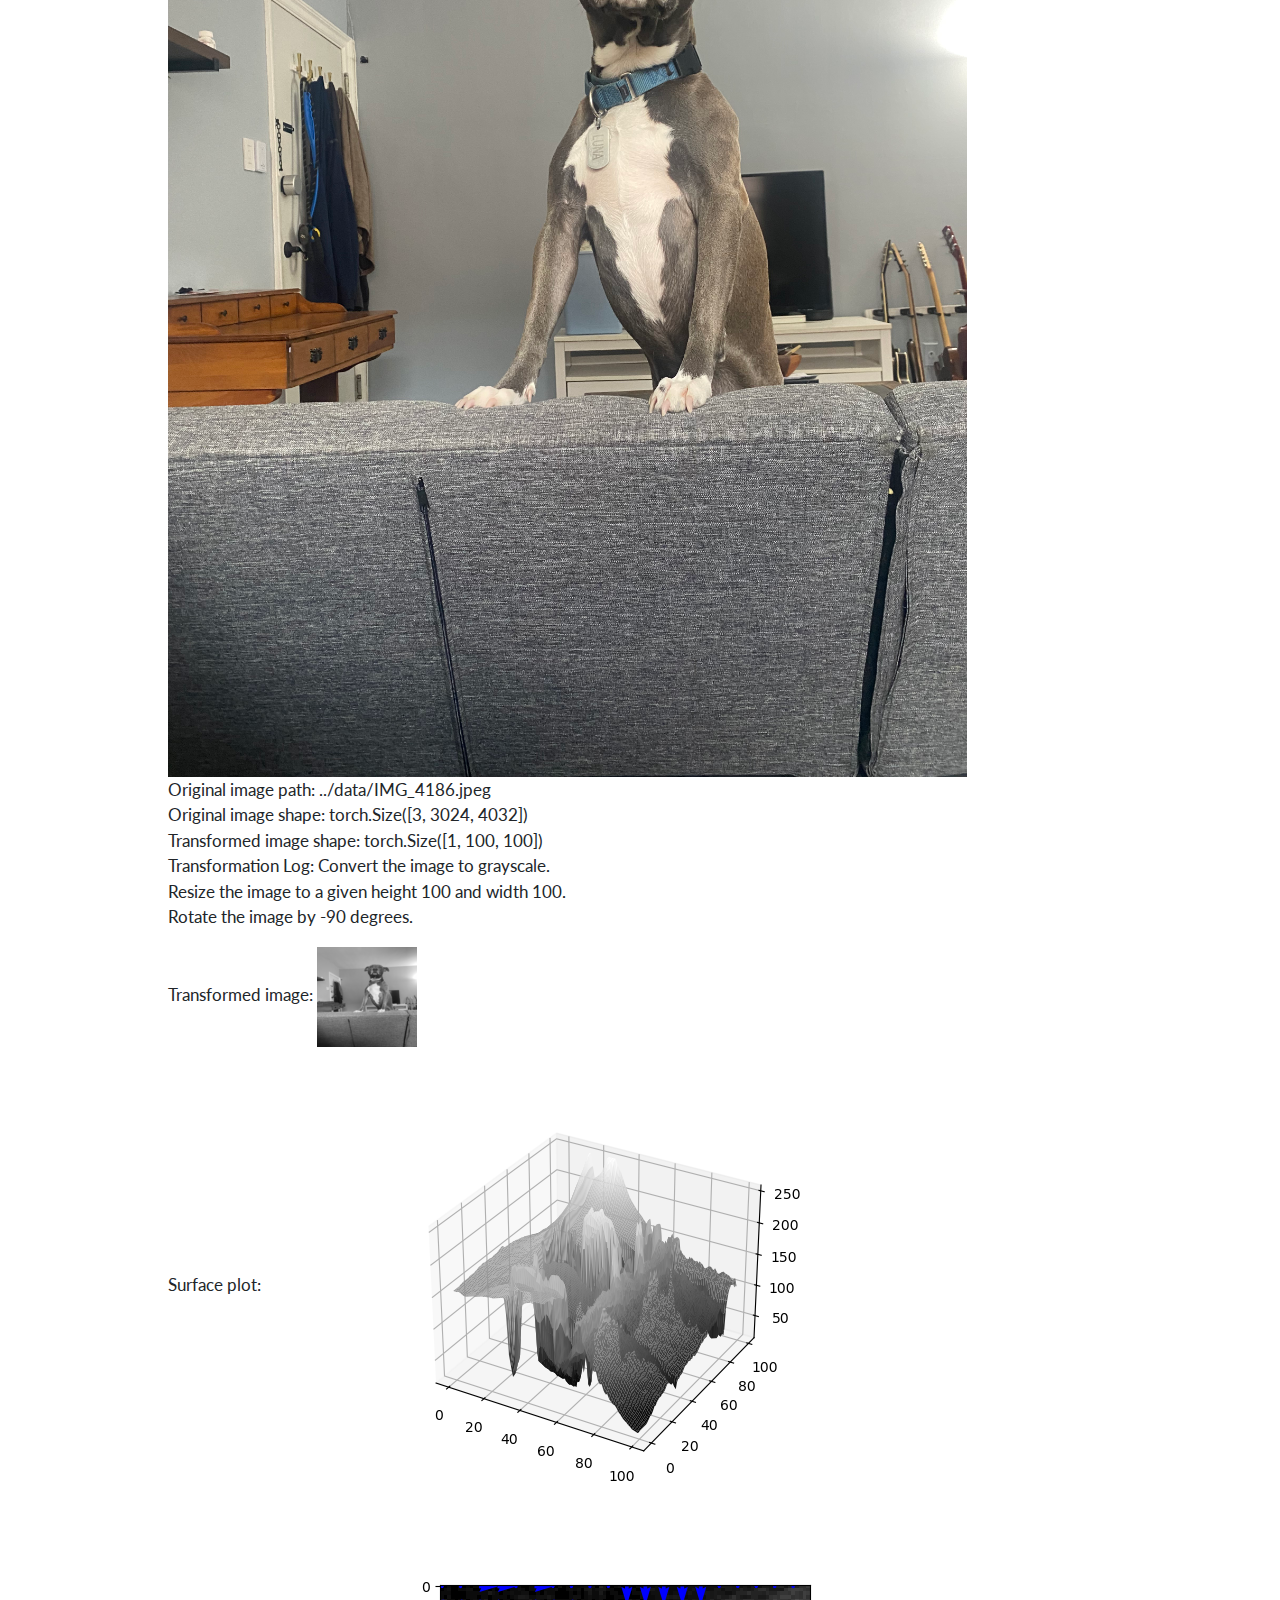
<file: pages/processing-log.html>
<!DOCTYPE html>
<html xmlns="http://www.w3.org/1999/xhtml" lang="en" xml:lang="en"><head>

<meta charset="utf-8">
<meta name="generator" content="quarto-1.5.45">

<meta name="viewport" content="width=device-width, initial-scale=1.0, user-scalable=yes">


<title>processing-log – HW-1: Report</title>
<style>
code{white-space: pre-wrap;}
span.smallcaps{font-variant: small-caps;}
div.columns{display: flex; gap: min(4vw, 1.5em);}
div.column{flex: auto; overflow-x: auto;}
div.hanging-indent{margin-left: 1.5em; text-indent: -1.5em;}
ul.task-list{list-style: none;}
ul.task-list li input[type="checkbox"] {
  width: 0.8em;
  margin: 0 0.8em 0.2em -1em; /* quarto-specific, see https://github.com/quarto-dev/quarto-cli/issues/4556 */ 
  vertical-align: middle;
}
</style>


<script src="../site_libs/quarto-nav/quarto-nav.js"></script>
<script src="../site_libs/quarto-nav/headroom.min.js"></script>
<script src="../site_libs/clipboard/clipboard.min.js"></script>
<script src="../site_libs/quarto-search/autocomplete.umd.js"></script>
<script src="../site_libs/quarto-search/fuse.min.js"></script>
<script src="../site_libs/quarto-search/quarto-search.js"></script>
<meta name="quarto:offset" content="../">
<script src="../site_libs/quarto-html/quarto.js"></script>
<script src="../site_libs/quarto-html/popper.min.js"></script>
<script src="../site_libs/quarto-html/tippy.umd.min.js"></script>
<script src="../site_libs/quarto-html/anchor.min.js"></script>
<link href="../site_libs/quarto-html/tippy.css" rel="stylesheet">
<link href="../site_libs/quarto-html/quarto-syntax-highlighting.css" rel="stylesheet" id="quarto-text-highlighting-styles">
<script src="../site_libs/bootstrap/bootstrap.min.js"></script>
<link href="../site_libs/bootstrap/bootstrap-icons.css" rel="stylesheet">
<link href="../site_libs/bootstrap/bootstrap.min.css" rel="stylesheet" id="quarto-bootstrap" data-mode="light">
<script id="quarto-search-options" type="application/json">{
  "location": "navbar",
  "copy-button": false,
  "collapse-after": 3,
  "panel-placement": "end",
  "type": "overlay",
  "limit": 50,
  "keyboard-shortcut": [
    "f",
    "/",
    "s"
  ],
  "show-item-context": false,
  "language": {
    "search-no-results-text": "No results",
    "search-matching-documents-text": "matching documents",
    "search-copy-link-title": "Copy link to search",
    "search-hide-matches-text": "Hide additional matches",
    "search-more-match-text": "more match in this document",
    "search-more-matches-text": "more matches in this document",
    "search-clear-button-title": "Clear",
    "search-text-placeholder": "",
    "search-detached-cancel-button-title": "Cancel",
    "search-submit-button-title": "Submit",
    "search-label": "Search"
  }
}</script>


</head>

<body class="nav-fixed">

<div id="quarto-search-results"></div>
  <header id="quarto-header" class="headroom fixed-top">
    <nav class="navbar navbar-expand-lg " data-bs-theme="dark">
      <div class="navbar-container container-fluid">
      <div class="navbar-brand-container mx-auto">
    <a class="navbar-brand" href="../index.html">
    <span class="navbar-title">HW-1: Report</span>
    </a>
  </div>
            <div id="quarto-search" class="" title="Search"></div>
          <button class="navbar-toggler" type="button" data-bs-toggle="collapse" data-bs-target="#navbarCollapse" aria-controls="navbarCollapse" role="menu" aria-expanded="false" aria-label="Toggle navigation" onclick="if (window.quartoToggleHeadroom) { window.quartoToggleHeadroom(); }">
  <span class="navbar-toggler-icon"></span>
</button>
          <div class="collapse navbar-collapse" id="navbarCollapse">
            <ul class="navbar-nav navbar-nav-scroll me-auto">
  <li class="nav-item">
    <a class="nav-link" href="../index.html"> 
<span class="menu-text">Home</span></a>
  </li>  
  <li class="nav-item dropdown ">
    <a class="nav-link dropdown-toggle" href="#" id="nav-menu-contents" role="link" data-bs-toggle="dropdown" aria-expanded="false">
 <span class="menu-text">Contents</span>
    </a>
    <ul class="dropdown-menu" aria-labelledby="nav-menu-contents">    
        <li>
    <a class="dropdown-item" href="../pages/processing-log.html">
 <span class="dropdown-text">Pre-processing log</span></a>
  </li>  
        <li>
    <a class="dropdown-item" href="../pages/tree.html">
 <span class="dropdown-text">Directory Tree</span></a>
  </li>  
    </ul>
  </li>
</ul>
          </div> <!-- /navcollapse -->
            <div class="quarto-navbar-tools">
</div>
      </div> <!-- /container-fluid -->
    </nav>
</header>
<!-- content -->
<div id="quarto-content" class="quarto-container page-columns page-rows-contents page-layout-article page-navbar">
<!-- sidebar -->
<!-- margin-sidebar -->
    <div id="quarto-margin-sidebar" class="sidebar margin-sidebar">
        <nav id="TOC" role="doc-toc" class="toc-active">
    <h2 id="toc-title">On this page</h2>
   
  <ul>
  <li><a href="#preprocessing-log" id="toc-preprocessing-log" class="nav-link active" data-scroll-target="#preprocessing-log">Preprocessing log</a>
  <ul class="collapse">
  <li><a href="#img_4033.jpeg" id="toc-img_4033.jpeg" class="nav-link" data-scroll-target="#img_4033.jpeg">IMG_4033.jpeg</a></li>
  <li><a href="#img_5144.jpeg" id="toc-img_5144.jpeg" class="nav-link" data-scroll-target="#img_5144.jpeg">IMG_5144.jpeg</a></li>
  <li><a href="#img_5652.jpeg" id="toc-img_5652.jpeg" class="nav-link" data-scroll-target="#img_5652.jpeg">IMG_5652.jpeg</a></li>
  <li><a href="#img_4812.jpeg" id="toc-img_4812.jpeg" class="nav-link" data-scroll-target="#img_4812.jpeg">IMG_4812.jpeg</a></li>
  <li><a href="#img_1486.jpeg" id="toc-img_1486.jpeg" class="nav-link" data-scroll-target="#img_1486.jpeg">IMG_1486.jpeg</a></li>
  <li><a href="#img_4186.jpeg" id="toc-img_4186.jpeg" class="nav-link" data-scroll-target="#img_4186.jpeg">IMG_4186.jpeg</a></li>
  <li><a href="#img_1700.jpeg" id="toc-img_1700.jpeg" class="nav-link" data-scroll-target="#img_1700.jpeg">IMG_1700.jpeg</a></li>
  <li><a href="#img_0013.jpeg" id="toc-img_0013.jpeg" class="nav-link" data-scroll-target="#img_0013.jpeg">IMG_0013.jpeg</a></li>
  <li><a href="#img_6018.jpeg" id="toc-img_6018.jpeg" class="nav-link" data-scroll-target="#img_6018.jpeg">IMG_6018.jpeg</a></li>
  <li><a href="#img_4272.jpeg" id="toc-img_4272.jpeg" class="nav-link" data-scroll-target="#img_4272.jpeg">IMG_4272.jpeg</a></li>
  <li><a href="#img_3071.jpeg" id="toc-img_3071.jpeg" class="nav-link" data-scroll-target="#img_3071.jpeg">IMG_3071.jpeg</a></li>
  <li><a href="#img_4799.jpeg" id="toc-img_4799.jpeg" class="nav-link" data-scroll-target="#img_4799.jpeg">IMG_4799.jpeg</a></li>
  <li><a href="#img_6024.jpeg" id="toc-img_6024.jpeg" class="nav-link" data-scroll-target="#img_6024.jpeg">IMG_6024.jpeg</a></li>
  <li><a href="#img_4950.jpg" id="toc-img_4950.jpg" class="nav-link" data-scroll-target="#img_4950.jpg">IMG_4950.JPG</a></li>
  </ul></li>
  </ul>
</nav>
    </div>
<!-- main -->
<main class="content" id="quarto-document-content">




<section id="preprocessing-log" class="level1">
<h1>Preprocessing log</h1>
<section id="img_4033.jpeg" class="level2">
<h2 class="anchored" data-anchor-id="img_4033.jpeg">IMG_4033.jpeg</h2>
<p><img src="../original-images/IMG_4033.jpeg" class="img-fluid" alt="Original Image"><br>
Original image path: ../data/IMG_4033.jpeg<br>
Original image shape: torch.Size([3, 3024, 4032])<br>
Transformed image shape: torch.Size([1, 100, 100])<br>
Transformation Log: Convert the image to grayscale.<br>
Resize the image to a given height 100 and width 100.<br>
Rotate the image by -90 degrees.</p>
<p>Transformed image: <img src="../transformed-images/0001.png" class="img-fluid"><br>
Surface plot: <img src="../transformed-images/0001-surface.png" class="img-fluid"><br>
Vector field plot: <img src="../transformed-images/0001-vctfld.png" class="img-fluid"><br>
Heat-map plot: <img src="../transformed-images/0001-heatmap.png" class="img-fluid"></p>
</section>
<section id="img_5144.jpeg" class="level2">
<h2 class="anchored" data-anchor-id="img_5144.jpeg">IMG_5144.jpeg</h2>
<p><img src="../original-images/IMG_5144.jpeg" class="img-fluid" alt="Original Image"><br>
Original image path: ../data/IMG_5144.jpeg<br>
Original image shape: torch.Size([3, 1490, 1170])<br>
Transformed image shape: torch.Size([1, 100, 100])<br>
Transformation Log: Convert the image to grayscale.<br>
Resize the image to a given height 100 and width 100.<br>
Rotate the image by -90 degrees.</p>
<p>Transformed image: <img src="../transformed-images/0002.png" class="img-fluid"><br>
Surface plot: <img src="../transformed-images/0002-surface.png" class="img-fluid"><br>
Vector field plot: <img src="../transformed-images/0002-vctfld.png" class="img-fluid"><br>
Heat-map plot: <img src="../transformed-images/0002-heatmap.png" class="img-fluid"></p>
</section>
<section id="img_5652.jpeg" class="level2">
<h2 class="anchored" data-anchor-id="img_5652.jpeg">IMG_5652.jpeg</h2>
<p><img src="../original-images/IMG_5652.jpeg" class="img-fluid" alt="Original Image"><br>
Original image path: ../data/IMG_5652.jpeg<br>
Original image shape: torch.Size([3, 3024, 4032])<br>
Transformed image shape: torch.Size([1, 100, 100])<br>
Transformation Log: Convert the image to grayscale.<br>
Resize the image to a given height 100 and width 100.<br>
Rotate the image by -90 degrees.</p>
<p>Transformed image: <img src="../transformed-images/0003.png" class="img-fluid"><br>
Surface plot: <img src="../transformed-images/0003-surface.png" class="img-fluid"><br>
Vector field plot: <img src="../transformed-images/0003-vctfld.png" class="img-fluid"><br>
Heat-map plot: <img src="../transformed-images/0003-heatmap.png" class="img-fluid"></p>
</section>
<section id="img_4812.jpeg" class="level2">
<h2 class="anchored" data-anchor-id="img_4812.jpeg">IMG_4812.jpeg</h2>
<p><img src="../original-images/IMG_4812.jpeg" class="img-fluid" alt="Original Image"><br>
Original image path: ../data/IMG_4812.jpeg<br>
Original image shape: torch.Size([3, 3024, 4032])<br>
Transformed image shape: torch.Size([1, 100, 100])<br>
Transformation Log: Convert the image to grayscale.<br>
Resize the image to a given height 100 and width 100.<br>
Rotate the image by -90 degrees.</p>
<p>Transformed image: <img src="../transformed-images/0004.png" class="img-fluid"><br>
Surface plot: <img src="../transformed-images/0004-surface.png" class="img-fluid"><br>
Vector field plot: <img src="../transformed-images/0004-vctfld.png" class="img-fluid"><br>
Heat-map plot: <img src="../transformed-images/0004-heatmap.png" class="img-fluid"></p>
</section>
<section id="img_1486.jpeg" class="level2">
<h2 class="anchored" data-anchor-id="img_1486.jpeg">IMG_1486.jpeg</h2>
<p><img src="../original-images/IMG_1486.jpeg" class="img-fluid" alt="Original Image"><br>
Original image path: ../data/IMG_1486.jpeg<br>
Original image shape: torch.Size([3, 3024, 4032])<br>
Transformed image shape: torch.Size([1, 100, 100])<br>
Transformation Log: Convert the image to grayscale.<br>
Resize the image to a given height 100 and width 100.<br>
Rotate the image by -90 degrees.</p>
<p>Transformed image: <img src="../transformed-images/0005.png" class="img-fluid"><br>
Surface plot: <img src="../transformed-images/0005-surface.png" class="img-fluid"><br>
Vector field plot: <img src="../transformed-images/0005-vctfld.png" class="img-fluid"><br>
Heat-map plot: <img src="../transformed-images/0005-heatmap.png" class="img-fluid"></p>
</section>
<section id="img_4186.jpeg" class="level2">
<h2 class="anchored" data-anchor-id="img_4186.jpeg">IMG_4186.jpeg</h2>
<p><img src="../original-images/IMG_4186.jpeg" class="img-fluid" alt="Original Image"><br>
Original image path: ../data/IMG_4186.jpeg<br>
Original image shape: torch.Size([3, 3024, 4032])<br>
Transformed image shape: torch.Size([1, 100, 100])<br>
Transformation Log: Convert the image to grayscale.<br>
Resize the image to a given height 100 and width 100.<br>
Rotate the image by -90 degrees.</p>
<p>Transformed image: <img src="../transformed-images/0006.png" class="img-fluid"><br>
Surface plot: <img src="../transformed-images/0006-surface.png" class="img-fluid"><br>
Vector field plot: <img src="../transformed-images/0006-vctfld.png" class="img-fluid"><br>
Heat-map plot: <img src="../transformed-images/0006-heatmap.png" class="img-fluid"></p>
</section>
<section id="img_1700.jpeg" class="level2">
<h2 class="anchored" data-anchor-id="img_1700.jpeg">IMG_1700.jpeg</h2>
<p><img src="../original-images/IMG_1700.jpeg" class="img-fluid" alt="Original Image"><br>
Original image path: ../data/IMG_1700.jpeg<br>
Original image shape: torch.Size([3, 3024, 4032])<br>
Transformed image shape: torch.Size([1, 100, 100])<br>
Transformation Log: Convert the image to grayscale.<br>
Resize the image to a given height 100 and width 100.<br>
Rotate the image by -90 degrees.</p>
<p>Transformed image: <img src="../transformed-images/0007.png" class="img-fluid"><br>
Surface plot: <img src="../transformed-images/0007-surface.png" class="img-fluid"><br>
Vector field plot: <img src="../transformed-images/0007-vctfld.png" class="img-fluid"><br>
Heat-map plot: <img src="../transformed-images/0007-heatmap.png" class="img-fluid"></p>
</section>
<section id="img_0013.jpeg" class="level2">
<h2 class="anchored" data-anchor-id="img_0013.jpeg">IMG_0013.jpeg</h2>
<p><img src="../original-images/IMG_0013.jpeg" class="img-fluid" alt="Original Image"><br>
Original image path: ../data/IMG_0013.jpeg<br>
Original image shape: torch.Size([3, 3024, 4032])<br>
Transformed image shape: torch.Size([1, 100, 100])<br>
Transformation Log: Convert the image to grayscale.<br>
Resize the image to a given height 100 and width 100.<br>
Rotate the image by -90 degrees.</p>
<p>Transformed image: <img src="../transformed-images/0008.png" class="img-fluid"><br>
Surface plot: <img src="../transformed-images/0008-surface.png" class="img-fluid"><br>
Vector field plot: <img src="../transformed-images/0008-vctfld.png" class="img-fluid"><br>
Heat-map plot: <img src="../transformed-images/0008-heatmap.png" class="img-fluid"></p>
</section>
<section id="img_6018.jpeg" class="level2">
<h2 class="anchored" data-anchor-id="img_6018.jpeg">IMG_6018.jpeg</h2>
<p><img src="../original-images/IMG_6018.jpeg" class="img-fluid" alt="Original Image"><br>
Original image path: ../data/IMG_6018.jpeg<br>
Original image shape: torch.Size([3, 3024, 4032])<br>
Transformed image shape: torch.Size([1, 100, 100])<br>
Transformation Log: Convert the image to grayscale.<br>
Resize the image to a given height 100 and width 100.<br>
Rotate the image by -90 degrees.</p>
<p>Transformed image: <img src="../transformed-images/0009.png" class="img-fluid"><br>
Surface plot: <img src="../transformed-images/0009-surface.png" class="img-fluid"><br>
Vector field plot: <img src="../transformed-images/0009-vctfld.png" class="img-fluid"><br>
Heat-map plot: <img src="../transformed-images/0009-heatmap.png" class="img-fluid"></p>
</section>
<section id="img_4272.jpeg" class="level2">
<h2 class="anchored" data-anchor-id="img_4272.jpeg">IMG_4272.jpeg</h2>
<p><img src="../original-images/IMG_4272.jpeg" class="img-fluid" alt="Original Image"><br>
Original image path: ../data/IMG_4272.jpeg<br>
Original image shape: torch.Size([3, 3024, 4032])<br>
Transformed image shape: torch.Size([1, 100, 100])<br>
Transformation Log: Convert the image to grayscale.<br>
Resize the image to a given height 100 and width 100.<br>
Rotate the image by -90 degrees.</p>
<p>Transformed image: <img src="../transformed-images/0010.png" class="img-fluid"><br>
Surface plot: <img src="../transformed-images/0010-surface.png" class="img-fluid"><br>
Vector field plot: <img src="../transformed-images/0010-vctfld.png" class="img-fluid"><br>
Heat-map plot: <img src="../transformed-images/0010-heatmap.png" class="img-fluid"></p>
</section>
<section id="img_3071.jpeg" class="level2">
<h2 class="anchored" data-anchor-id="img_3071.jpeg">IMG_3071.jpeg</h2>
<p><img src="../original-images/IMG_3071.jpeg" class="img-fluid" alt="Original Image"><br>
Original image path: ../data/IMG_3071.jpeg<br>
Original image shape: torch.Size([3, 3024, 4032])<br>
Transformed image shape: torch.Size([1, 100, 100])<br>
Transformation Log: Convert the image to grayscale.<br>
Resize the image to a given height 100 and width 100.<br>
Rotate the image by -90 degrees.</p>
<p>Transformed image: <img src="../transformed-images/0011.png" class="img-fluid"><br>
Surface plot: <img src="../transformed-images/0011-surface.png" class="img-fluid"><br>
Vector field plot: <img src="../transformed-images/0011-vctfld.png" class="img-fluid"><br>
Heat-map plot: <img src="../transformed-images/0011-heatmap.png" class="img-fluid"></p>
</section>
<section id="img_4799.jpeg" class="level2">
<h2 class="anchored" data-anchor-id="img_4799.jpeg">IMG_4799.jpeg</h2>
<p><img src="../original-images/IMG_4799.jpeg" class="img-fluid" alt="Original Image"><br>
Original image path: ../data/IMG_4799.jpeg<br>
Original image shape: torch.Size([3, 3024, 4032])<br>
Transformed image shape: torch.Size([1, 100, 100])<br>
Transformation Log: Convert the image to grayscale.<br>
Resize the image to a given height 100 and width 100.<br>
Rotate the image by -90 degrees.</p>
<p>Transformed image: <img src="../transformed-images/0012.png" class="img-fluid"><br>
Surface plot: <img src="../transformed-images/0012-surface.png" class="img-fluid"><br>
Vector field plot: <img src="../transformed-images/0012-vctfld.png" class="img-fluid"><br>
Heat-map plot: <img src="../transformed-images/0012-heatmap.png" class="img-fluid"></p>
</section>
<section id="img_6024.jpeg" class="level2">
<h2 class="anchored" data-anchor-id="img_6024.jpeg">IMG_6024.jpeg</h2>
<p><img src="../original-images/IMG_6024.jpeg" class="img-fluid" alt="Original Image"><br>
Original image path: ../data/IMG_6024.jpeg<br>
Original image shape: torch.Size([3, 3024, 4032])<br>
Transformed image shape: torch.Size([1, 100, 100])<br>
Transformation Log: Convert the image to grayscale.<br>
Resize the image to a given height 100 and width 100.<br>
Rotate the image by -90 degrees.</p>
<p>Transformed image: <img src="../transformed-images/0013.png" class="img-fluid"><br>
Surface plot: <img src="../transformed-images/0013-surface.png" class="img-fluid"><br>
Vector field plot: <img src="../transformed-images/0013-vctfld.png" class="img-fluid"><br>
Heat-map plot: <img src="../transformed-images/0013-heatmap.png" class="img-fluid"></p>
</section>
<section id="img_4950.jpg" class="level2">
<h2 class="anchored" data-anchor-id="img_4950.jpg">IMG_4950.JPG</h2>
<p><img src="../original-images/IMG_4950.JPG" class="img-fluid" alt="Original Image"><br>
Original image path: ../data/IMG_4950.JPG<br>
Original image shape: torch.Size([3, 3024, 4032])<br>
Transformed image shape: torch.Size([1, 100, 100])<br>
Transformation Log: Convert the image to grayscale.<br>
Resize the image to a given height 100 and width 100.<br>
Rotate the image by -90 degrees.</p>
<p>Transformed image: <img src="../transformed-images/0014.png" class="img-fluid"><br>
Surface plot: <img src="../transformed-images/0014-surface.png" class="img-fluid"><br>
Vector field plot: <img src="../transformed-images/0014-vctfld.png" class="img-fluid"><br>
Heat-map plot: <img src="../transformed-images/0014-heatmap.png" class="img-fluid"></p>


</section>
</section>

</main> <!-- /main -->
<script id="quarto-html-after-body" type="application/javascript">
window.document.addEventListener("DOMContentLoaded", function (event) {
  const toggleBodyColorMode = (bsSheetEl) => {
    const mode = bsSheetEl.getAttribute("data-mode");
    const bodyEl = window.document.querySelector("body");
    if (mode === "dark") {
      bodyEl.classList.add("quarto-dark");
      bodyEl.classList.remove("quarto-light");
    } else {
      bodyEl.classList.add("quarto-light");
      bodyEl.classList.remove("quarto-dark");
    }
  }
  const toggleBodyColorPrimary = () => {
    const bsSheetEl = window.document.querySelector("link#quarto-bootstrap");
    if (bsSheetEl) {
      toggleBodyColorMode(bsSheetEl);
    }
  }
  toggleBodyColorPrimary();  
  const icon = "";
  const anchorJS = new window.AnchorJS();
  anchorJS.options = {
    placement: 'right',
    icon: icon
  };
  anchorJS.add('.anchored');
  const isCodeAnnotation = (el) => {
    for (const clz of el.classList) {
      if (clz.startsWith('code-annotation-')) {                     
        return true;
      }
    }
    return false;
  }
  const onCopySuccess = function(e) {
    // button target
    const button = e.trigger;
    // don't keep focus
    button.blur();
    // flash "checked"
    button.classList.add('code-copy-button-checked');
    var currentTitle = button.getAttribute("title");
    button.setAttribute("title", "Copied!");
    let tooltip;
    if (window.bootstrap) {
      button.setAttribute("data-bs-toggle", "tooltip");
      button.setAttribute("data-bs-placement", "left");
      button.setAttribute("data-bs-title", "Copied!");
      tooltip = new bootstrap.Tooltip(button, 
        { trigger: "manual", 
          customClass: "code-copy-button-tooltip",
          offset: [0, -8]});
      tooltip.show();    
    }
    setTimeout(function() {
      if (tooltip) {
        tooltip.hide();
        button.removeAttribute("data-bs-title");
        button.removeAttribute("data-bs-toggle");
        button.removeAttribute("data-bs-placement");
      }
      button.setAttribute("title", currentTitle);
      button.classList.remove('code-copy-button-checked');
    }, 1000);
    // clear code selection
    e.clearSelection();
  }
  const getTextToCopy = function(trigger) {
      const codeEl = trigger.previousElementSibling.cloneNode(true);
      for (const childEl of codeEl.children) {
        if (isCodeAnnotation(childEl)) {
          childEl.remove();
        }
      }
      return codeEl.innerText;
  }
  const clipboard = new window.ClipboardJS('.code-copy-button:not([data-in-quarto-modal])', {
    text: getTextToCopy
  });
  clipboard.on('success', onCopySuccess);
  if (window.document.getElementById('quarto-embedded-source-code-modal')) {
    // For code content inside modals, clipBoardJS needs to be initialized with a container option
    // TODO: Check when it could be a function (https://github.com/zenorocha/clipboard.js/issues/860)
    const clipboardModal = new window.ClipboardJS('.code-copy-button[data-in-quarto-modal]', {
      text: getTextToCopy,
      container: window.document.getElementById('quarto-embedded-source-code-modal')
    });
    clipboardModal.on('success', onCopySuccess);
  }
    var localhostRegex = new RegExp(/^(?:http|https):\/\/localhost\:?[0-9]*\//);
    var mailtoRegex = new RegExp(/^mailto:/);
      var filterRegex = new RegExp('/' + window.location.host + '/');
    var isInternal = (href) => {
        return filterRegex.test(href) || localhostRegex.test(href) || mailtoRegex.test(href);
    }
    // Inspect non-navigation links and adorn them if external
 	var links = window.document.querySelectorAll('a[href]:not(.nav-link):not(.navbar-brand):not(.toc-action):not(.sidebar-link):not(.sidebar-item-toggle):not(.pagination-link):not(.no-external):not([aria-hidden]):not(.dropdown-item):not(.quarto-navigation-tool):not(.about-link)');
    for (var i=0; i<links.length; i++) {
      const link = links[i];
      if (!isInternal(link.href)) {
        // undo the damage that might have been done by quarto-nav.js in the case of
        // links that we want to consider external
        if (link.dataset.originalHref !== undefined) {
          link.href = link.dataset.originalHref;
        }
      }
    }
  function tippyHover(el, contentFn, onTriggerFn, onUntriggerFn) {
    const config = {
      allowHTML: true,
      maxWidth: 500,
      delay: 100,
      arrow: false,
      appendTo: function(el) {
          return el.parentElement;
      },
      interactive: true,
      interactiveBorder: 10,
      theme: 'quarto',
      placement: 'bottom-start',
    };
    if (contentFn) {
      config.content = contentFn;
    }
    if (onTriggerFn) {
      config.onTrigger = onTriggerFn;
    }
    if (onUntriggerFn) {
      config.onUntrigger = onUntriggerFn;
    }
    window.tippy(el, config); 
  }
  const noterefs = window.document.querySelectorAll('a[role="doc-noteref"]');
  for (var i=0; i<noterefs.length; i++) {
    const ref = noterefs[i];
    tippyHover(ref, function() {
      // use id or data attribute instead here
      let href = ref.getAttribute('data-footnote-href') || ref.getAttribute('href');
      try { href = new URL(href).hash; } catch {}
      const id = href.replace(/^#\/?/, "");
      const note = window.document.getElementById(id);
      if (note) {
        return note.innerHTML;
      } else {
        return "";
      }
    });
  }
  const xrefs = window.document.querySelectorAll('a.quarto-xref');
  const processXRef = (id, note) => {
    // Strip column container classes
    const stripColumnClz = (el) => {
      el.classList.remove("page-full", "page-columns");
      if (el.children) {
        for (const child of el.children) {
          stripColumnClz(child);
        }
      }
    }
    stripColumnClz(note)
    if (id === null || id.startsWith('sec-')) {
      // Special case sections, only their first couple elements
      const container = document.createElement("div");
      if (note.children && note.children.length > 2) {
        container.appendChild(note.children[0].cloneNode(true));
        for (let i = 1; i < note.children.length; i++) {
          const child = note.children[i];
          if (child.tagName === "P" && child.innerText === "") {
            continue;
          } else {
            container.appendChild(child.cloneNode(true));
            break;
          }
        }
        if (window.Quarto?.typesetMath) {
          window.Quarto.typesetMath(container);
        }
        return container.innerHTML
      } else {
        if (window.Quarto?.typesetMath) {
          window.Quarto.typesetMath(note);
        }
        return note.innerHTML;
      }
    } else {
      // Remove any anchor links if they are present
      const anchorLink = note.querySelector('a.anchorjs-link');
      if (anchorLink) {
        anchorLink.remove();
      }
      if (window.Quarto?.typesetMath) {
        window.Quarto.typesetMath(note);
      }
      // TODO in 1.5, we should make sure this works without a callout special case
      if (note.classList.contains("callout")) {
        return note.outerHTML;
      } else {
        return note.innerHTML;
      }
    }
  }
  for (var i=0; i<xrefs.length; i++) {
    const xref = xrefs[i];
    tippyHover(xref, undefined, function(instance) {
      instance.disable();
      let url = xref.getAttribute('href');
      let hash = undefined; 
      if (url.startsWith('#')) {
        hash = url;
      } else {
        try { hash = new URL(url).hash; } catch {}
      }
      if (hash) {
        const id = hash.replace(/^#\/?/, "");
        const note = window.document.getElementById(id);
        if (note !== null) {
          try {
            const html = processXRef(id, note.cloneNode(true));
            instance.setContent(html);
          } finally {
            instance.enable();
            instance.show();
          }
        } else {
          // See if we can fetch this
          fetch(url.split('#')[0])
          .then(res => res.text())
          .then(html => {
            const parser = new DOMParser();
            const htmlDoc = parser.parseFromString(html, "text/html");
            const note = htmlDoc.getElementById(id);
            if (note !== null) {
              const html = processXRef(id, note);
              instance.setContent(html);
            } 
          }).finally(() => {
            instance.enable();
            instance.show();
          });
        }
      } else {
        // See if we can fetch a full url (with no hash to target)
        // This is a special case and we should probably do some content thinning / targeting
        fetch(url)
        .then(res => res.text())
        .then(html => {
          const parser = new DOMParser();
          const htmlDoc = parser.parseFromString(html, "text/html");
          const note = htmlDoc.querySelector('main.content');
          if (note !== null) {
            // This should only happen for chapter cross references
            // (since there is no id in the URL)
            // remove the first header
            if (note.children.length > 0 && note.children[0].tagName === "HEADER") {
              note.children[0].remove();
            }
            const html = processXRef(null, note);
            instance.setContent(html);
          } 
        }).finally(() => {
          instance.enable();
          instance.show();
        });
      }
    }, function(instance) {
    });
  }
      let selectedAnnoteEl;
      const selectorForAnnotation = ( cell, annotation) => {
        let cellAttr = 'data-code-cell="' + cell + '"';
        let lineAttr = 'data-code-annotation="' +  annotation + '"';
        const selector = 'span[' + cellAttr + '][' + lineAttr + ']';
        return selector;
      }
      const selectCodeLines = (annoteEl) => {
        const doc = window.document;
        const targetCell = annoteEl.getAttribute("data-target-cell");
        const targetAnnotation = annoteEl.getAttribute("data-target-annotation");
        const annoteSpan = window.document.querySelector(selectorForAnnotation(targetCell, targetAnnotation));
        const lines = annoteSpan.getAttribute("data-code-lines").split(",");
        const lineIds = lines.map((line) => {
          return targetCell + "-" + line;
        })
        let top = null;
        let height = null;
        let parent = null;
        if (lineIds.length > 0) {
            //compute the position of the single el (top and bottom and make a div)
            const el = window.document.getElementById(lineIds[0]);
            top = el.offsetTop;
            height = el.offsetHeight;
            parent = el.parentElement.parentElement;
          if (lineIds.length > 1) {
            const lastEl = window.document.getElementById(lineIds[lineIds.length - 1]);
            const bottom = lastEl.offsetTop + lastEl.offsetHeight;
            height = bottom - top;
          }
          if (top !== null && height !== null && parent !== null) {
            // cook up a div (if necessary) and position it 
            let div = window.document.getElementById("code-annotation-line-highlight");
            if (div === null) {
              div = window.document.createElement("div");
              div.setAttribute("id", "code-annotation-line-highlight");
              div.style.position = 'absolute';
              parent.appendChild(div);
            }
            div.style.top = top - 2 + "px";
            div.style.height = height + 4 + "px";
            div.style.left = 0;
            let gutterDiv = window.document.getElementById("code-annotation-line-highlight-gutter");
            if (gutterDiv === null) {
              gutterDiv = window.document.createElement("div");
              gutterDiv.setAttribute("id", "code-annotation-line-highlight-gutter");
              gutterDiv.style.position = 'absolute';
              const codeCell = window.document.getElementById(targetCell);
              const gutter = codeCell.querySelector('.code-annotation-gutter');
              gutter.appendChild(gutterDiv);
            }
            gutterDiv.style.top = top - 2 + "px";
            gutterDiv.style.height = height + 4 + "px";
          }
          selectedAnnoteEl = annoteEl;
        }
      };
      const unselectCodeLines = () => {
        const elementsIds = ["code-annotation-line-highlight", "code-annotation-line-highlight-gutter"];
        elementsIds.forEach((elId) => {
          const div = window.document.getElementById(elId);
          if (div) {
            div.remove();
          }
        });
        selectedAnnoteEl = undefined;
      };
        // Handle positioning of the toggle
    window.addEventListener(
      "resize",
      throttle(() => {
        elRect = undefined;
        if (selectedAnnoteEl) {
          selectCodeLines(selectedAnnoteEl);
        }
      }, 10)
    );
    function throttle(fn, ms) {
    let throttle = false;
    let timer;
      return (...args) => {
        if(!throttle) { // first call gets through
            fn.apply(this, args);
            throttle = true;
        } else { // all the others get throttled
            if(timer) clearTimeout(timer); // cancel #2
            timer = setTimeout(() => {
              fn.apply(this, args);
              timer = throttle = false;
            }, ms);
        }
      };
    }
      // Attach click handler to the DT
      const annoteDls = window.document.querySelectorAll('dt[data-target-cell]');
      for (const annoteDlNode of annoteDls) {
        annoteDlNode.addEventListener('click', (event) => {
          const clickedEl = event.target;
          if (clickedEl !== selectedAnnoteEl) {
            unselectCodeLines();
            const activeEl = window.document.querySelector('dt[data-target-cell].code-annotation-active');
            if (activeEl) {
              activeEl.classList.remove('code-annotation-active');
            }
            selectCodeLines(clickedEl);
            clickedEl.classList.add('code-annotation-active');
          } else {
            // Unselect the line
            unselectCodeLines();
            clickedEl.classList.remove('code-annotation-active');
          }
        });
      }
  const findCites = (el) => {
    const parentEl = el.parentElement;
    if (parentEl) {
      const cites = parentEl.dataset.cites;
      if (cites) {
        return {
          el,
          cites: cites.split(' ')
        };
      } else {
        return findCites(el.parentElement)
      }
    } else {
      return undefined;
    }
  };
  var bibliorefs = window.document.querySelectorAll('a[role="doc-biblioref"]');
  for (var i=0; i<bibliorefs.length; i++) {
    const ref = bibliorefs[i];
    const citeInfo = findCites(ref);
    if (citeInfo) {
      tippyHover(citeInfo.el, function() {
        var popup = window.document.createElement('div');
        citeInfo.cites.forEach(function(cite) {
          var citeDiv = window.document.createElement('div');
          citeDiv.classList.add('hanging-indent');
          citeDiv.classList.add('csl-entry');
          var biblioDiv = window.document.getElementById('ref-' + cite);
          if (biblioDiv) {
            citeDiv.innerHTML = biblioDiv.innerHTML;
          }
          popup.appendChild(citeDiv);
        });
        return popup.innerHTML;
      });
    }
  }
});
</script>
</div> <!-- /content -->




</body></html>
</file>
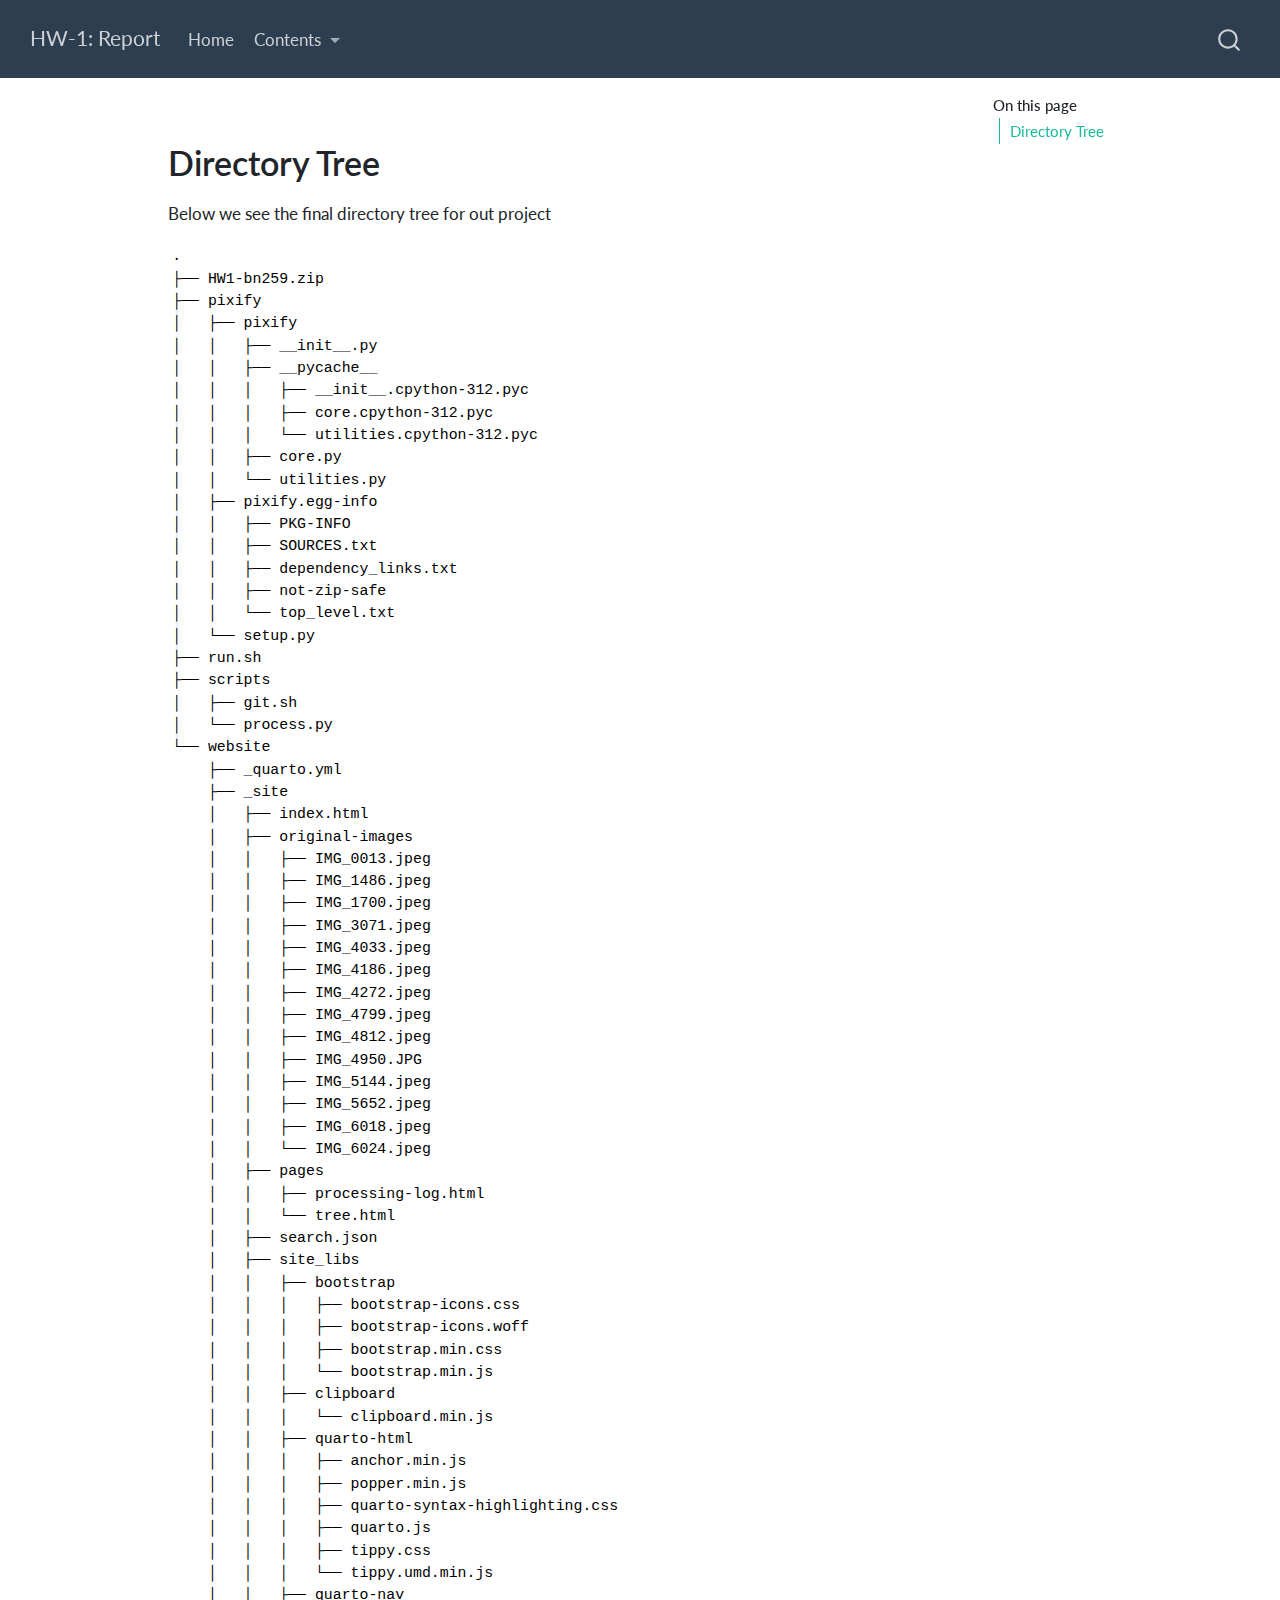
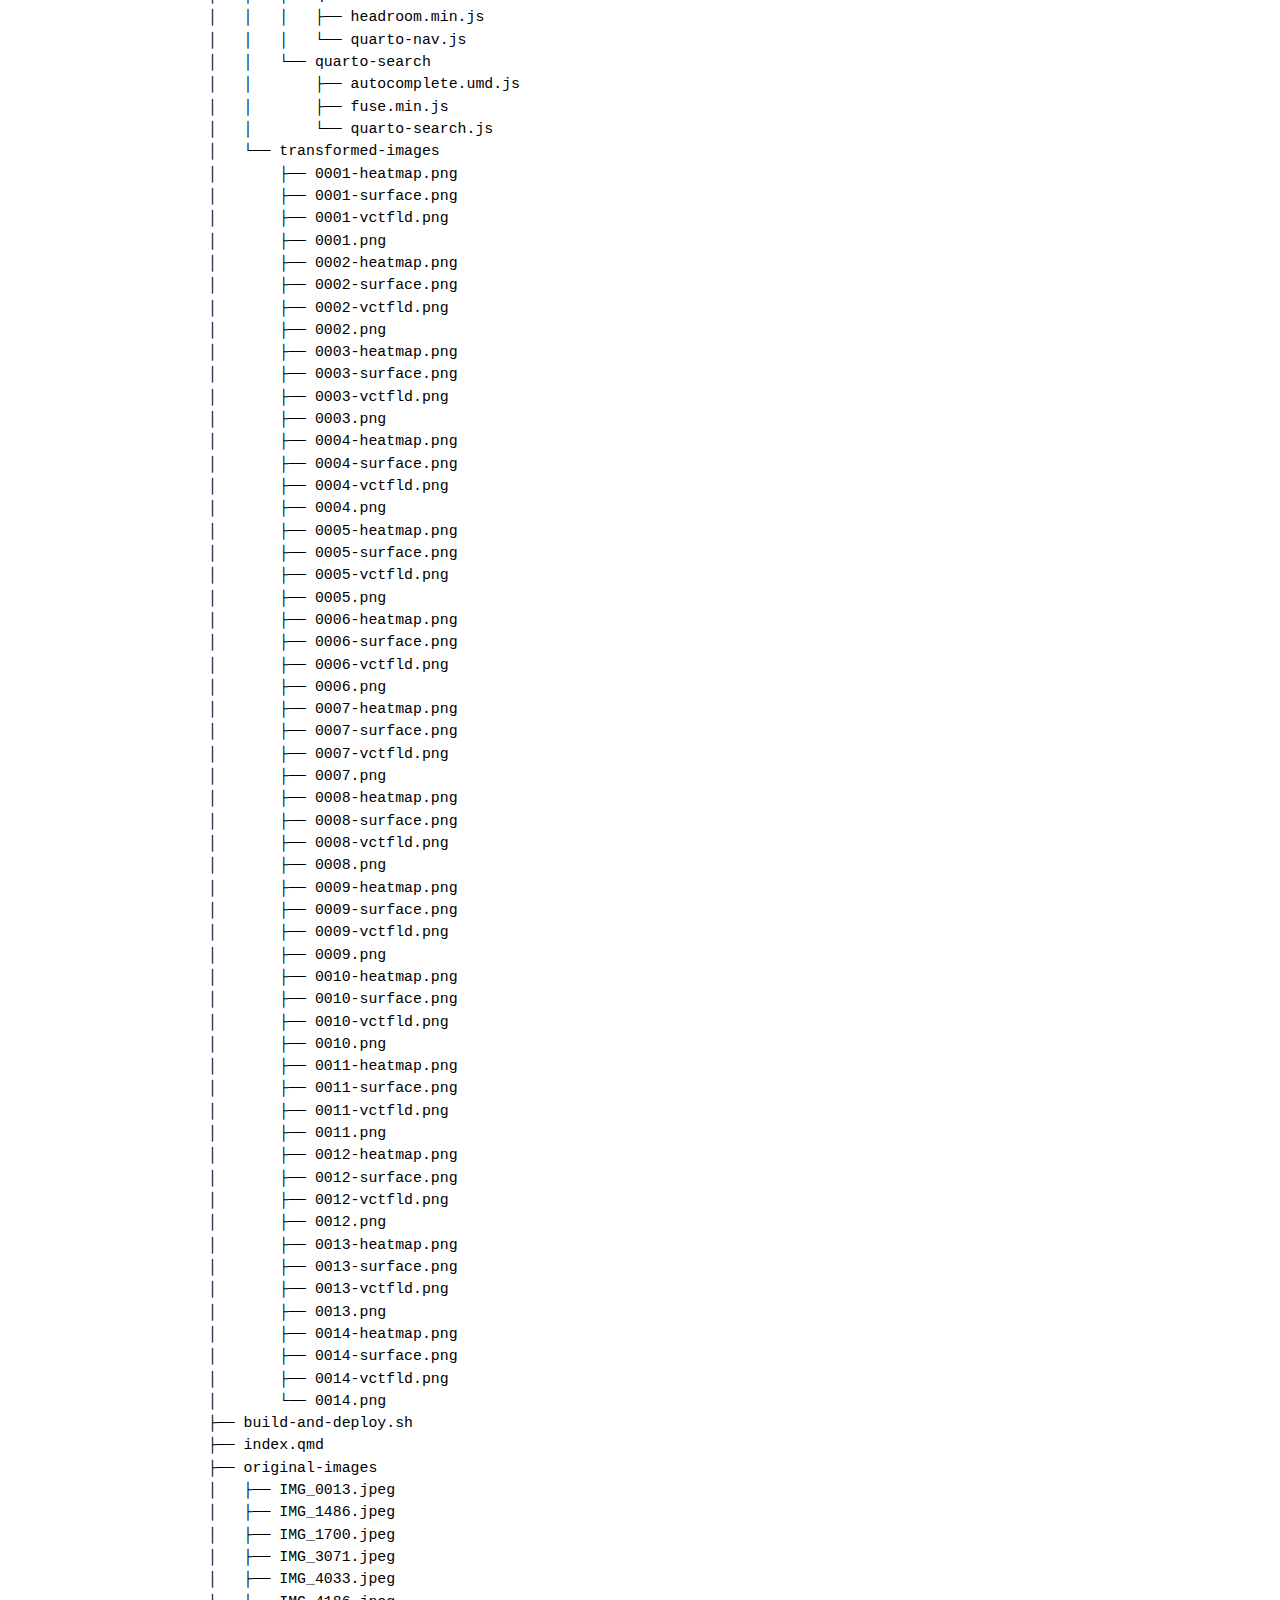
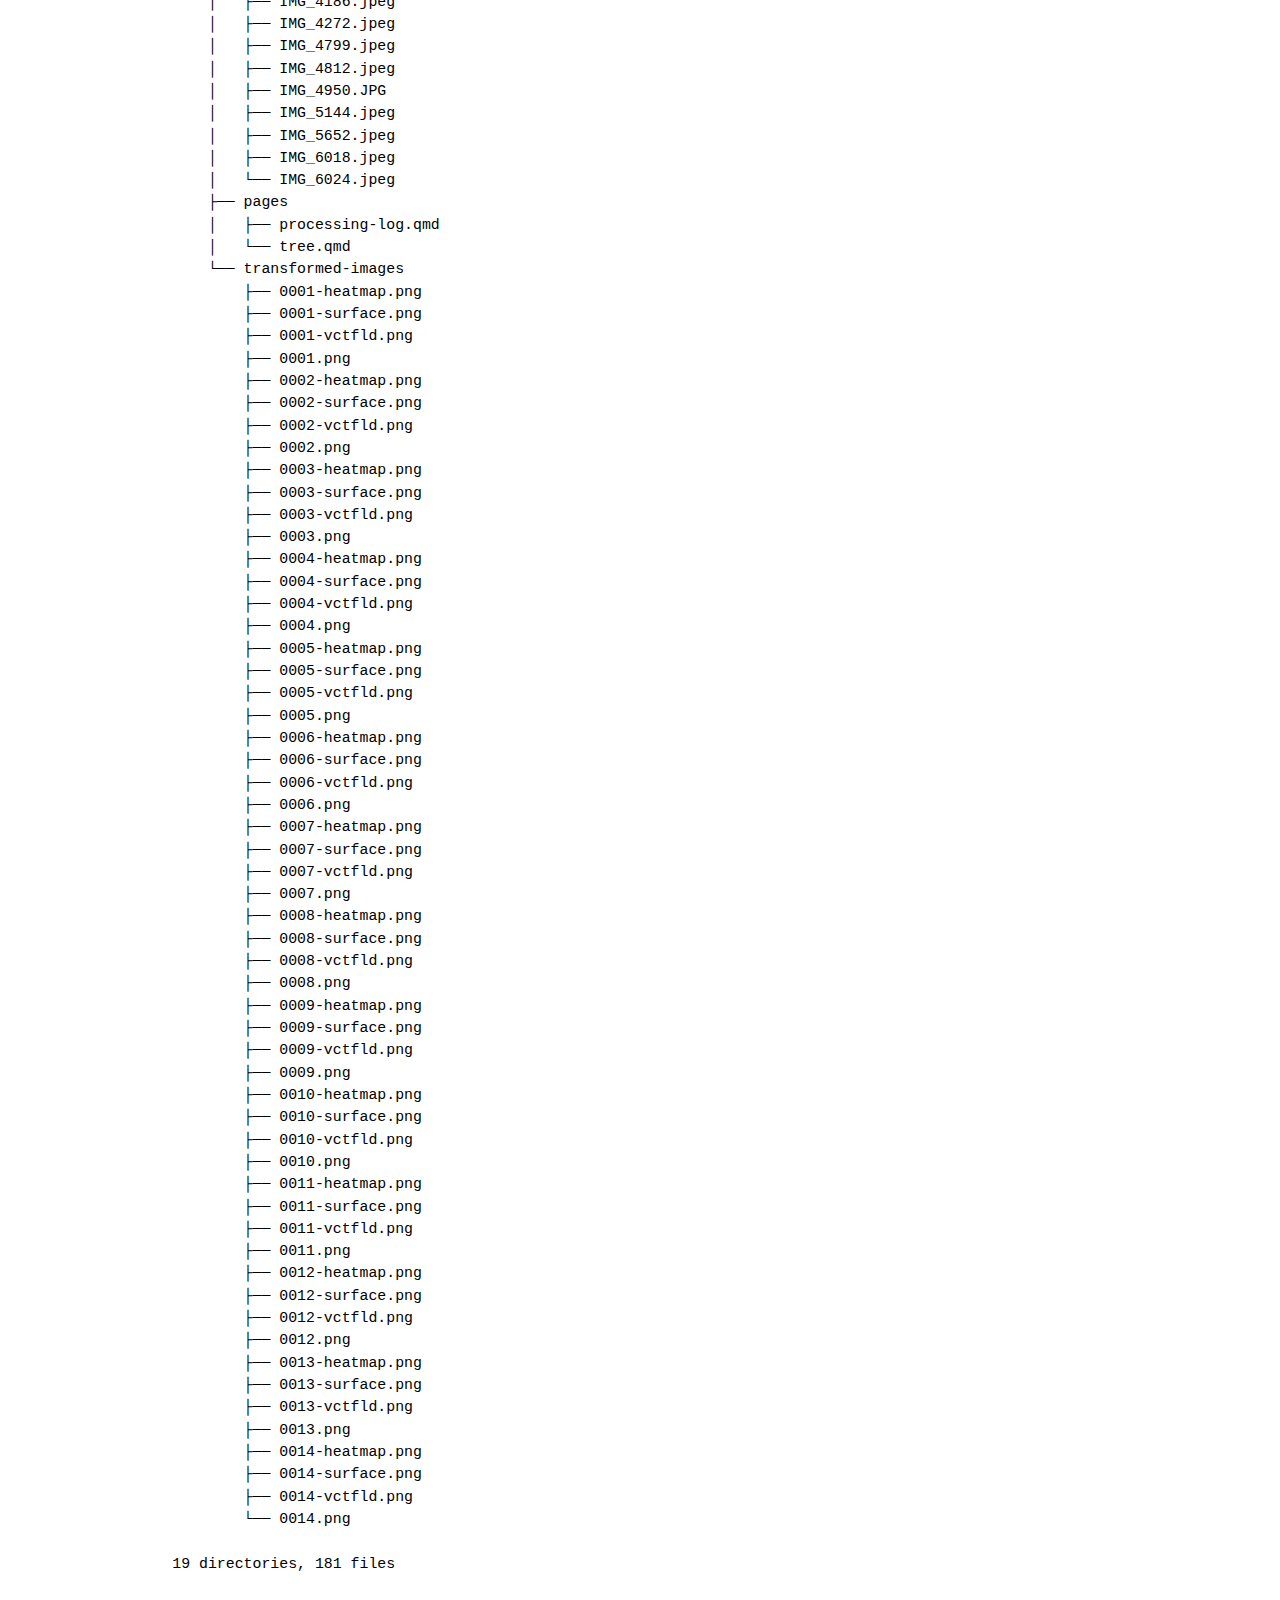
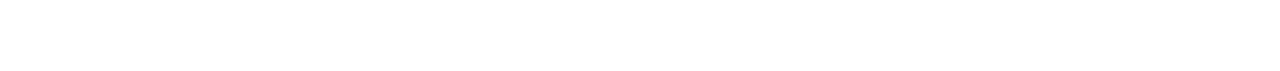
<file: pages/tree.html>
<!DOCTYPE html>
<html xmlns="http://www.w3.org/1999/xhtml" lang="en" xml:lang="en"><head>

<meta charset="utf-8">
<meta name="generator" content="quarto-1.5.45">

<meta name="viewport" content="width=device-width, initial-scale=1.0, user-scalable=yes">


<title>tree – HW-1: Report</title>
<style>
code{white-space: pre-wrap;}
span.smallcaps{font-variant: small-caps;}
div.columns{display: flex; gap: min(4vw, 1.5em);}
div.column{flex: auto; overflow-x: auto;}
div.hanging-indent{margin-left: 1.5em; text-indent: -1.5em;}
ul.task-list{list-style: none;}
ul.task-list li input[type="checkbox"] {
  width: 0.8em;
  margin: 0 0.8em 0.2em -1em; /* quarto-specific, see https://github.com/quarto-dev/quarto-cli/issues/4556 */ 
  vertical-align: middle;
}
</style>


<script src="../site_libs/quarto-nav/quarto-nav.js"></script>
<script src="../site_libs/quarto-nav/headroom.min.js"></script>
<script src="../site_libs/clipboard/clipboard.min.js"></script>
<script src="../site_libs/quarto-search/autocomplete.umd.js"></script>
<script src="../site_libs/quarto-search/fuse.min.js"></script>
<script src="../site_libs/quarto-search/quarto-search.js"></script>
<meta name="quarto:offset" content="../">
<script src="../site_libs/quarto-html/quarto.js"></script>
<script src="../site_libs/quarto-html/popper.min.js"></script>
<script src="../site_libs/quarto-html/tippy.umd.min.js"></script>
<script src="../site_libs/quarto-html/anchor.min.js"></script>
<link href="../site_libs/quarto-html/tippy.css" rel="stylesheet">
<link href="../site_libs/quarto-html/quarto-syntax-highlighting.css" rel="stylesheet" id="quarto-text-highlighting-styles">
<script src="../site_libs/bootstrap/bootstrap.min.js"></script>
<link href="../site_libs/bootstrap/bootstrap-icons.css" rel="stylesheet">
<link href="../site_libs/bootstrap/bootstrap.min.css" rel="stylesheet" id="quarto-bootstrap" data-mode="light">
<script id="quarto-search-options" type="application/json">{
  "location": "navbar",
  "copy-button": false,
  "collapse-after": 3,
  "panel-placement": "end",
  "type": "overlay",
  "limit": 50,
  "keyboard-shortcut": [
    "f",
    "/",
    "s"
  ],
  "show-item-context": false,
  "language": {
    "search-no-results-text": "No results",
    "search-matching-documents-text": "matching documents",
    "search-copy-link-title": "Copy link to search",
    "search-hide-matches-text": "Hide additional matches",
    "search-more-match-text": "more match in this document",
    "search-more-matches-text": "more matches in this document",
    "search-clear-button-title": "Clear",
    "search-text-placeholder": "",
    "search-detached-cancel-button-title": "Cancel",
    "search-submit-button-title": "Submit",
    "search-label": "Search"
  }
}</script>


</head>

<body class="nav-fixed">

<div id="quarto-search-results"></div>
  <header id="quarto-header" class="headroom fixed-top">
    <nav class="navbar navbar-expand-lg " data-bs-theme="dark">
      <div class="navbar-container container-fluid">
      <div class="navbar-brand-container mx-auto">
    <a class="navbar-brand" href="../index.html">
    <span class="navbar-title">HW-1: Report</span>
    </a>
  </div>
            <div id="quarto-search" class="" title="Search"></div>
          <button class="navbar-toggler" type="button" data-bs-toggle="collapse" data-bs-target="#navbarCollapse" aria-controls="navbarCollapse" role="menu" aria-expanded="false" aria-label="Toggle navigation" onclick="if (window.quartoToggleHeadroom) { window.quartoToggleHeadroom(); }">
  <span class="navbar-toggler-icon"></span>
</button>
          <div class="collapse navbar-collapse" id="navbarCollapse">
            <ul class="navbar-nav navbar-nav-scroll me-auto">
  <li class="nav-item">
    <a class="nav-link" href="../index.html"> 
<span class="menu-text">Home</span></a>
  </li>  
  <li class="nav-item dropdown ">
    <a class="nav-link dropdown-toggle" href="#" id="nav-menu-contents" role="link" data-bs-toggle="dropdown" aria-expanded="false">
 <span class="menu-text">Contents</span>
    </a>
    <ul class="dropdown-menu" aria-labelledby="nav-menu-contents">    
        <li>
    <a class="dropdown-item" href="../pages/processing-log.html">
 <span class="dropdown-text">Pre-processing log</span></a>
  </li>  
        <li>
    <a class="dropdown-item" href="../pages/tree.html">
 <span class="dropdown-text">Directory Tree</span></a>
  </li>  
    </ul>
  </li>
</ul>
          </div> <!-- /navcollapse -->
            <div class="quarto-navbar-tools">
</div>
      </div> <!-- /container-fluid -->
    </nav>
</header>
<!-- content -->
<div id="quarto-content" class="quarto-container page-columns page-rows-contents page-layout-article page-navbar">
<!-- sidebar -->
<!-- margin-sidebar -->
    <div id="quarto-margin-sidebar" class="sidebar margin-sidebar">
        <nav id="TOC" role="doc-toc" class="toc-active">
    <h2 id="toc-title">On this page</h2>
   
  <ul>
  <li><a href="#directory-tree" id="toc-directory-tree" class="nav-link active" data-scroll-target="#directory-tree">Directory Tree</a></li>
  </ul>
</nav>
    </div>
<!-- main -->
<main class="content" id="quarto-document-content">




<section id="directory-tree" class="level1">
<h1>Directory Tree</h1>
<p>Below we see the final directory tree for out project</p>
<pre><code>.
├── HW1-bn259.zip
├── pixify
│&nbsp;&nbsp; ├── pixify
│&nbsp;&nbsp; │&nbsp;&nbsp; ├── __init__.py
│&nbsp;&nbsp; │&nbsp;&nbsp; ├── __pycache__
│&nbsp;&nbsp; │&nbsp;&nbsp; │&nbsp;&nbsp; ├── __init__.cpython-312.pyc
│&nbsp;&nbsp; │&nbsp;&nbsp; │&nbsp;&nbsp; ├── core.cpython-312.pyc
│&nbsp;&nbsp; │&nbsp;&nbsp; │&nbsp;&nbsp; └── utilities.cpython-312.pyc
│&nbsp;&nbsp; │&nbsp;&nbsp; ├── core.py
│&nbsp;&nbsp; │&nbsp;&nbsp; └── utilities.py
│&nbsp;&nbsp; ├── pixify.egg-info
│&nbsp;&nbsp; │&nbsp;&nbsp; ├── PKG-INFO
│&nbsp;&nbsp; │&nbsp;&nbsp; ├── SOURCES.txt
│&nbsp;&nbsp; │&nbsp;&nbsp; ├── dependency_links.txt
│&nbsp;&nbsp; │&nbsp;&nbsp; ├── not-zip-safe
│&nbsp;&nbsp; │&nbsp;&nbsp; └── top_level.txt
│&nbsp;&nbsp; └── setup.py
├── run.sh
├── scripts
│&nbsp;&nbsp; ├── git.sh
│&nbsp;&nbsp; └── process.py
└── website
    ├── _quarto.yml
    ├── _site
    │&nbsp;&nbsp; ├── index.html
    │&nbsp;&nbsp; ├── original-images
    │&nbsp;&nbsp; │&nbsp;&nbsp; ├── IMG_0013.jpeg
    │&nbsp;&nbsp; │&nbsp;&nbsp; ├── IMG_1486.jpeg
    │&nbsp;&nbsp; │&nbsp;&nbsp; ├── IMG_1700.jpeg
    │&nbsp;&nbsp; │&nbsp;&nbsp; ├── IMG_3071.jpeg
    │&nbsp;&nbsp; │&nbsp;&nbsp; ├── IMG_4033.jpeg
    │&nbsp;&nbsp; │&nbsp;&nbsp; ├── IMG_4186.jpeg
    │&nbsp;&nbsp; │&nbsp;&nbsp; ├── IMG_4272.jpeg
    │&nbsp;&nbsp; │&nbsp;&nbsp; ├── IMG_4799.jpeg
    │&nbsp;&nbsp; │&nbsp;&nbsp; ├── IMG_4812.jpeg
    │&nbsp;&nbsp; │&nbsp;&nbsp; ├── IMG_4950.JPG
    │&nbsp;&nbsp; │&nbsp;&nbsp; ├── IMG_5144.jpeg
    │&nbsp;&nbsp; │&nbsp;&nbsp; ├── IMG_5652.jpeg
    │&nbsp;&nbsp; │&nbsp;&nbsp; ├── IMG_6018.jpeg
    │&nbsp;&nbsp; │&nbsp;&nbsp; └── IMG_6024.jpeg
    │&nbsp;&nbsp; ├── pages
    │&nbsp;&nbsp; │&nbsp;&nbsp; ├── processing-log.html
    │&nbsp;&nbsp; │&nbsp;&nbsp; └── tree.html
    │&nbsp;&nbsp; ├── search.json
    │&nbsp;&nbsp; ├── site_libs
    │&nbsp;&nbsp; │&nbsp;&nbsp; ├── bootstrap
    │&nbsp;&nbsp; │&nbsp;&nbsp; │&nbsp;&nbsp; ├── bootstrap-icons.css
    │&nbsp;&nbsp; │&nbsp;&nbsp; │&nbsp;&nbsp; ├── bootstrap-icons.woff
    │&nbsp;&nbsp; │&nbsp;&nbsp; │&nbsp;&nbsp; ├── bootstrap.min.css
    │&nbsp;&nbsp; │&nbsp;&nbsp; │&nbsp;&nbsp; └── bootstrap.min.js
    │&nbsp;&nbsp; │&nbsp;&nbsp; ├── clipboard
    │&nbsp;&nbsp; │&nbsp;&nbsp; │&nbsp;&nbsp; └── clipboard.min.js
    │&nbsp;&nbsp; │&nbsp;&nbsp; ├── quarto-html
    │&nbsp;&nbsp; │&nbsp;&nbsp; │&nbsp;&nbsp; ├── anchor.min.js
    │&nbsp;&nbsp; │&nbsp;&nbsp; │&nbsp;&nbsp; ├── popper.min.js
    │&nbsp;&nbsp; │&nbsp;&nbsp; │&nbsp;&nbsp; ├── quarto-syntax-highlighting.css
    │&nbsp;&nbsp; │&nbsp;&nbsp; │&nbsp;&nbsp; ├── quarto.js
    │&nbsp;&nbsp; │&nbsp;&nbsp; │&nbsp;&nbsp; ├── tippy.css
    │&nbsp;&nbsp; │&nbsp;&nbsp; │&nbsp;&nbsp; └── tippy.umd.min.js
    │&nbsp;&nbsp; │&nbsp;&nbsp; ├── quarto-nav
    │&nbsp;&nbsp; │&nbsp;&nbsp; │&nbsp;&nbsp; ├── headroom.min.js
    │&nbsp;&nbsp; │&nbsp;&nbsp; │&nbsp;&nbsp; └── quarto-nav.js
    │&nbsp;&nbsp; │&nbsp;&nbsp; └── quarto-search
    │&nbsp;&nbsp; │&nbsp;&nbsp;     ├── autocomplete.umd.js
    │&nbsp;&nbsp; │&nbsp;&nbsp;     ├── fuse.min.js
    │&nbsp;&nbsp; │&nbsp;&nbsp;     └── quarto-search.js
    │&nbsp;&nbsp; └── transformed-images
    │&nbsp;&nbsp;     ├── 0001-heatmap.png
    │&nbsp;&nbsp;     ├── 0001-surface.png
    │&nbsp;&nbsp;     ├── 0001-vctfld.png
    │&nbsp;&nbsp;     ├── 0001.png
    │&nbsp;&nbsp;     ├── 0002-heatmap.png
    │&nbsp;&nbsp;     ├── 0002-surface.png
    │&nbsp;&nbsp;     ├── 0002-vctfld.png
    │&nbsp;&nbsp;     ├── 0002.png
    │&nbsp;&nbsp;     ├── 0003-heatmap.png
    │&nbsp;&nbsp;     ├── 0003-surface.png
    │&nbsp;&nbsp;     ├── 0003-vctfld.png
    │&nbsp;&nbsp;     ├── 0003.png
    │&nbsp;&nbsp;     ├── 0004-heatmap.png
    │&nbsp;&nbsp;     ├── 0004-surface.png
    │&nbsp;&nbsp;     ├── 0004-vctfld.png
    │&nbsp;&nbsp;     ├── 0004.png
    │&nbsp;&nbsp;     ├── 0005-heatmap.png
    │&nbsp;&nbsp;     ├── 0005-surface.png
    │&nbsp;&nbsp;     ├── 0005-vctfld.png
    │&nbsp;&nbsp;     ├── 0005.png
    │&nbsp;&nbsp;     ├── 0006-heatmap.png
    │&nbsp;&nbsp;     ├── 0006-surface.png
    │&nbsp;&nbsp;     ├── 0006-vctfld.png
    │&nbsp;&nbsp;     ├── 0006.png
    │&nbsp;&nbsp;     ├── 0007-heatmap.png
    │&nbsp;&nbsp;     ├── 0007-surface.png
    │&nbsp;&nbsp;     ├── 0007-vctfld.png
    │&nbsp;&nbsp;     ├── 0007.png
    │&nbsp;&nbsp;     ├── 0008-heatmap.png
    │&nbsp;&nbsp;     ├── 0008-surface.png
    │&nbsp;&nbsp;     ├── 0008-vctfld.png
    │&nbsp;&nbsp;     ├── 0008.png
    │&nbsp;&nbsp;     ├── 0009-heatmap.png
    │&nbsp;&nbsp;     ├── 0009-surface.png
    │&nbsp;&nbsp;     ├── 0009-vctfld.png
    │&nbsp;&nbsp;     ├── 0009.png
    │&nbsp;&nbsp;     ├── 0010-heatmap.png
    │&nbsp;&nbsp;     ├── 0010-surface.png
    │&nbsp;&nbsp;     ├── 0010-vctfld.png
    │&nbsp;&nbsp;     ├── 0010.png
    │&nbsp;&nbsp;     ├── 0011-heatmap.png
    │&nbsp;&nbsp;     ├── 0011-surface.png
    │&nbsp;&nbsp;     ├── 0011-vctfld.png
    │&nbsp;&nbsp;     ├── 0011.png
    │&nbsp;&nbsp;     ├── 0012-heatmap.png
    │&nbsp;&nbsp;     ├── 0012-surface.png
    │&nbsp;&nbsp;     ├── 0012-vctfld.png
    │&nbsp;&nbsp;     ├── 0012.png
    │&nbsp;&nbsp;     ├── 0013-heatmap.png
    │&nbsp;&nbsp;     ├── 0013-surface.png
    │&nbsp;&nbsp;     ├── 0013-vctfld.png
    │&nbsp;&nbsp;     ├── 0013.png
    │&nbsp;&nbsp;     ├── 0014-heatmap.png
    │&nbsp;&nbsp;     ├── 0014-surface.png
    │&nbsp;&nbsp;     ├── 0014-vctfld.png
    │&nbsp;&nbsp;     └── 0014.png
    ├── build-and-deploy.sh
    ├── index.qmd
    ├── original-images
    │&nbsp;&nbsp; ├── IMG_0013.jpeg
    │&nbsp;&nbsp; ├── IMG_1486.jpeg
    │&nbsp;&nbsp; ├── IMG_1700.jpeg
    │&nbsp;&nbsp; ├── IMG_3071.jpeg
    │&nbsp;&nbsp; ├── IMG_4033.jpeg
    │&nbsp;&nbsp; ├── IMG_4186.jpeg
    │&nbsp;&nbsp; ├── IMG_4272.jpeg
    │&nbsp;&nbsp; ├── IMG_4799.jpeg
    │&nbsp;&nbsp; ├── IMG_4812.jpeg
    │&nbsp;&nbsp; ├── IMG_4950.JPG
    │&nbsp;&nbsp; ├── IMG_5144.jpeg
    │&nbsp;&nbsp; ├── IMG_5652.jpeg
    │&nbsp;&nbsp; ├── IMG_6018.jpeg
    │&nbsp;&nbsp; └── IMG_6024.jpeg
    ├── pages
    │&nbsp;&nbsp; ├── processing-log.qmd
    │&nbsp;&nbsp; └── tree.qmd
    └── transformed-images
        ├── 0001-heatmap.png
        ├── 0001-surface.png
        ├── 0001-vctfld.png
        ├── 0001.png
        ├── 0002-heatmap.png
        ├── 0002-surface.png
        ├── 0002-vctfld.png
        ├── 0002.png
        ├── 0003-heatmap.png
        ├── 0003-surface.png
        ├── 0003-vctfld.png
        ├── 0003.png
        ├── 0004-heatmap.png
        ├── 0004-surface.png
        ├── 0004-vctfld.png
        ├── 0004.png
        ├── 0005-heatmap.png
        ├── 0005-surface.png
        ├── 0005-vctfld.png
        ├── 0005.png
        ├── 0006-heatmap.png
        ├── 0006-surface.png
        ├── 0006-vctfld.png
        ├── 0006.png
        ├── 0007-heatmap.png
        ├── 0007-surface.png
        ├── 0007-vctfld.png
        ├── 0007.png
        ├── 0008-heatmap.png
        ├── 0008-surface.png
        ├── 0008-vctfld.png
        ├── 0008.png
        ├── 0009-heatmap.png
        ├── 0009-surface.png
        ├── 0009-vctfld.png
        ├── 0009.png
        ├── 0010-heatmap.png
        ├── 0010-surface.png
        ├── 0010-vctfld.png
        ├── 0010.png
        ├── 0011-heatmap.png
        ├── 0011-surface.png
        ├── 0011-vctfld.png
        ├── 0011.png
        ├── 0012-heatmap.png
        ├── 0012-surface.png
        ├── 0012-vctfld.png
        ├── 0012.png
        ├── 0013-heatmap.png
        ├── 0013-surface.png
        ├── 0013-vctfld.png
        ├── 0013.png
        ├── 0014-heatmap.png
        ├── 0014-surface.png
        ├── 0014-vctfld.png
        └── 0014.png

19 directories, 181 files</code></pre>


</section>

</main> <!-- /main -->
<script id="quarto-html-after-body" type="application/javascript">
window.document.addEventListener("DOMContentLoaded", function (event) {
  const toggleBodyColorMode = (bsSheetEl) => {
    const mode = bsSheetEl.getAttribute("data-mode");
    const bodyEl = window.document.querySelector("body");
    if (mode === "dark") {
      bodyEl.classList.add("quarto-dark");
      bodyEl.classList.remove("quarto-light");
    } else {
      bodyEl.classList.add("quarto-light");
      bodyEl.classList.remove("quarto-dark");
    }
  }
  const toggleBodyColorPrimary = () => {
    const bsSheetEl = window.document.querySelector("link#quarto-bootstrap");
    if (bsSheetEl) {
      toggleBodyColorMode(bsSheetEl);
    }
  }
  toggleBodyColorPrimary();  
  const icon = "";
  const anchorJS = new window.AnchorJS();
  anchorJS.options = {
    placement: 'right',
    icon: icon
  };
  anchorJS.add('.anchored');
  const isCodeAnnotation = (el) => {
    for (const clz of el.classList) {
      if (clz.startsWith('code-annotation-')) {                     
        return true;
      }
    }
    return false;
  }
  const onCopySuccess = function(e) {
    // button target
    const button = e.trigger;
    // don't keep focus
    button.blur();
    // flash "checked"
    button.classList.add('code-copy-button-checked');
    var currentTitle = button.getAttribute("title");
    button.setAttribute("title", "Copied!");
    let tooltip;
    if (window.bootstrap) {
      button.setAttribute("data-bs-toggle", "tooltip");
      button.setAttribute("data-bs-placement", "left");
      button.setAttribute("data-bs-title", "Copied!");
      tooltip = new bootstrap.Tooltip(button, 
        { trigger: "manual", 
          customClass: "code-copy-button-tooltip",
          offset: [0, -8]});
      tooltip.show();    
    }
    setTimeout(function() {
      if (tooltip) {
        tooltip.hide();
        button.removeAttribute("data-bs-title");
        button.removeAttribute("data-bs-toggle");
        button.removeAttribute("data-bs-placement");
      }
      button.setAttribute("title", currentTitle);
      button.classList.remove('code-copy-button-checked');
    }, 1000);
    // clear code selection
    e.clearSelection();
  }
  const getTextToCopy = function(trigger) {
      const codeEl = trigger.previousElementSibling.cloneNode(true);
      for (const childEl of codeEl.children) {
        if (isCodeAnnotation(childEl)) {
          childEl.remove();
        }
      }
      return codeEl.innerText;
  }
  const clipboard = new window.ClipboardJS('.code-copy-button:not([data-in-quarto-modal])', {
    text: getTextToCopy
  });
  clipboard.on('success', onCopySuccess);
  if (window.document.getElementById('quarto-embedded-source-code-modal')) {
    // For code content inside modals, clipBoardJS needs to be initialized with a container option
    // TODO: Check when it could be a function (https://github.com/zenorocha/clipboard.js/issues/860)
    const clipboardModal = new window.ClipboardJS('.code-copy-button[data-in-quarto-modal]', {
      text: getTextToCopy,
      container: window.document.getElementById('quarto-embedded-source-code-modal')
    });
    clipboardModal.on('success', onCopySuccess);
  }
    var localhostRegex = new RegExp(/^(?:http|https):\/\/localhost\:?[0-9]*\//);
    var mailtoRegex = new RegExp(/^mailto:/);
      var filterRegex = new RegExp('/' + window.location.host + '/');
    var isInternal = (href) => {
        return filterRegex.test(href) || localhostRegex.test(href) || mailtoRegex.test(href);
    }
    // Inspect non-navigation links and adorn them if external
 	var links = window.document.querySelectorAll('a[href]:not(.nav-link):not(.navbar-brand):not(.toc-action):not(.sidebar-link):not(.sidebar-item-toggle):not(.pagination-link):not(.no-external):not([aria-hidden]):not(.dropdown-item):not(.quarto-navigation-tool):not(.about-link)');
    for (var i=0; i<links.length; i++) {
      const link = links[i];
      if (!isInternal(link.href)) {
        // undo the damage that might have been done by quarto-nav.js in the case of
        // links that we want to consider external
        if (link.dataset.originalHref !== undefined) {
          link.href = link.dataset.originalHref;
        }
      }
    }
  function tippyHover(el, contentFn, onTriggerFn, onUntriggerFn) {
    const config = {
      allowHTML: true,
      maxWidth: 500,
      delay: 100,
      arrow: false,
      appendTo: function(el) {
          return el.parentElement;
      },
      interactive: true,
      interactiveBorder: 10,
      theme: 'quarto',
      placement: 'bottom-start',
    };
    if (contentFn) {
      config.content = contentFn;
    }
    if (onTriggerFn) {
      config.onTrigger = onTriggerFn;
    }
    if (onUntriggerFn) {
      config.onUntrigger = onUntriggerFn;
    }
    window.tippy(el, config); 
  }
  const noterefs = window.document.querySelectorAll('a[role="doc-noteref"]');
  for (var i=0; i<noterefs.length; i++) {
    const ref = noterefs[i];
    tippyHover(ref, function() {
      // use id or data attribute instead here
      let href = ref.getAttribute('data-footnote-href') || ref.getAttribute('href');
      try { href = new URL(href).hash; } catch {}
      const id = href.replace(/^#\/?/, "");
      const note = window.document.getElementById(id);
      if (note) {
        return note.innerHTML;
      } else {
        return "";
      }
    });
  }
  const xrefs = window.document.querySelectorAll('a.quarto-xref');
  const processXRef = (id, note) => {
    // Strip column container classes
    const stripColumnClz = (el) => {
      el.classList.remove("page-full", "page-columns");
      if (el.children) {
        for (const child of el.children) {
          stripColumnClz(child);
        }
      }
    }
    stripColumnClz(note)
    if (id === null || id.startsWith('sec-')) {
      // Special case sections, only their first couple elements
      const container = document.createElement("div");
      if (note.children && note.children.length > 2) {
        container.appendChild(note.children[0].cloneNode(true));
        for (let i = 1; i < note.children.length; i++) {
          const child = note.children[i];
          if (child.tagName === "P" && child.innerText === "") {
            continue;
          } else {
            container.appendChild(child.cloneNode(true));
            break;
          }
        }
        if (window.Quarto?.typesetMath) {
          window.Quarto.typesetMath(container);
        }
        return container.innerHTML
      } else {
        if (window.Quarto?.typesetMath) {
          window.Quarto.typesetMath(note);
        }
        return note.innerHTML;
      }
    } else {
      // Remove any anchor links if they are present
      const anchorLink = note.querySelector('a.anchorjs-link');
      if (anchorLink) {
        anchorLink.remove();
      }
      if (window.Quarto?.typesetMath) {
        window.Quarto.typesetMath(note);
      }
      // TODO in 1.5, we should make sure this works without a callout special case
      if (note.classList.contains("callout")) {
        return note.outerHTML;
      } else {
        return note.innerHTML;
      }
    }
  }
  for (var i=0; i<xrefs.length; i++) {
    const xref = xrefs[i];
    tippyHover(xref, undefined, function(instance) {
      instance.disable();
      let url = xref.getAttribute('href');
      let hash = undefined; 
      if (url.startsWith('#')) {
        hash = url;
      } else {
        try { hash = new URL(url).hash; } catch {}
      }
      if (hash) {
        const id = hash.replace(/^#\/?/, "");
        const note = window.document.getElementById(id);
        if (note !== null) {
          try {
            const html = processXRef(id, note.cloneNode(true));
            instance.setContent(html);
          } finally {
            instance.enable();
            instance.show();
          }
        } else {
          // See if we can fetch this
          fetch(url.split('#')[0])
          .then(res => res.text())
          .then(html => {
            const parser = new DOMParser();
            const htmlDoc = parser.parseFromString(html, "text/html");
            const note = htmlDoc.getElementById(id);
            if (note !== null) {
              const html = processXRef(id, note);
              instance.setContent(html);
            } 
          }).finally(() => {
            instance.enable();
            instance.show();
          });
        }
      } else {
        // See if we can fetch a full url (with no hash to target)
        // This is a special case and we should probably do some content thinning / targeting
        fetch(url)
        .then(res => res.text())
        .then(html => {
          const parser = new DOMParser();
          const htmlDoc = parser.parseFromString(html, "text/html");
          const note = htmlDoc.querySelector('main.content');
          if (note !== null) {
            // This should only happen for chapter cross references
            // (since there is no id in the URL)
            // remove the first header
            if (note.children.length > 0 && note.children[0].tagName === "HEADER") {
              note.children[0].remove();
            }
            const html = processXRef(null, note);
            instance.setContent(html);
          } 
        }).finally(() => {
          instance.enable();
          instance.show();
        });
      }
    }, function(instance) {
    });
  }
      let selectedAnnoteEl;
      const selectorForAnnotation = ( cell, annotation) => {
        let cellAttr = 'data-code-cell="' + cell + '"';
        let lineAttr = 'data-code-annotation="' +  annotation + '"';
        const selector = 'span[' + cellAttr + '][' + lineAttr + ']';
        return selector;
      }
      const selectCodeLines = (annoteEl) => {
        const doc = window.document;
        const targetCell = annoteEl.getAttribute("data-target-cell");
        const targetAnnotation = annoteEl.getAttribute("data-target-annotation");
        const annoteSpan = window.document.querySelector(selectorForAnnotation(targetCell, targetAnnotation));
        const lines = annoteSpan.getAttribute("data-code-lines").split(",");
        const lineIds = lines.map((line) => {
          return targetCell + "-" + line;
        })
        let top = null;
        let height = null;
        let parent = null;
        if (lineIds.length > 0) {
            //compute the position of the single el (top and bottom and make a div)
            const el = window.document.getElementById(lineIds[0]);
            top = el.offsetTop;
            height = el.offsetHeight;
            parent = el.parentElement.parentElement;
          if (lineIds.length > 1) {
            const lastEl = window.document.getElementById(lineIds[lineIds.length - 1]);
            const bottom = lastEl.offsetTop + lastEl.offsetHeight;
            height = bottom - top;
          }
          if (top !== null && height !== null && parent !== null) {
            // cook up a div (if necessary) and position it 
            let div = window.document.getElementById("code-annotation-line-highlight");
            if (div === null) {
              div = window.document.createElement("div");
              div.setAttribute("id", "code-annotation-line-highlight");
              div.style.position = 'absolute';
              parent.appendChild(div);
            }
            div.style.top = top - 2 + "px";
            div.style.height = height + 4 + "px";
            div.style.left = 0;
            let gutterDiv = window.document.getElementById("code-annotation-line-highlight-gutter");
            if (gutterDiv === null) {
              gutterDiv = window.document.createElement("div");
              gutterDiv.setAttribute("id", "code-annotation-line-highlight-gutter");
              gutterDiv.style.position = 'absolute';
              const codeCell = window.document.getElementById(targetCell);
              const gutter = codeCell.querySelector('.code-annotation-gutter');
              gutter.appendChild(gutterDiv);
            }
            gutterDiv.style.top = top - 2 + "px";
            gutterDiv.style.height = height + 4 + "px";
          }
          selectedAnnoteEl = annoteEl;
        }
      };
      const unselectCodeLines = () => {
        const elementsIds = ["code-annotation-line-highlight", "code-annotation-line-highlight-gutter"];
        elementsIds.forEach((elId) => {
          const div = window.document.getElementById(elId);
          if (div) {
            div.remove();
          }
        });
        selectedAnnoteEl = undefined;
      };
        // Handle positioning of the toggle
    window.addEventListener(
      "resize",
      throttle(() => {
        elRect = undefined;
        if (selectedAnnoteEl) {
          selectCodeLines(selectedAnnoteEl);
        }
      }, 10)
    );
    function throttle(fn, ms) {
    let throttle = false;
    let timer;
      return (...args) => {
        if(!throttle) { // first call gets through
            fn.apply(this, args);
            throttle = true;
        } else { // all the others get throttled
            if(timer) clearTimeout(timer); // cancel #2
            timer = setTimeout(() => {
              fn.apply(this, args);
              timer = throttle = false;
            }, ms);
        }
      };
    }
      // Attach click handler to the DT
      const annoteDls = window.document.querySelectorAll('dt[data-target-cell]');
      for (const annoteDlNode of annoteDls) {
        annoteDlNode.addEventListener('click', (event) => {
          const clickedEl = event.target;
          if (clickedEl !== selectedAnnoteEl) {
            unselectCodeLines();
            const activeEl = window.document.querySelector('dt[data-target-cell].code-annotation-active');
            if (activeEl) {
              activeEl.classList.remove('code-annotation-active');
            }
            selectCodeLines(clickedEl);
            clickedEl.classList.add('code-annotation-active');
          } else {
            // Unselect the line
            unselectCodeLines();
            clickedEl.classList.remove('code-annotation-active');
          }
        });
      }
  const findCites = (el) => {
    const parentEl = el.parentElement;
    if (parentEl) {
      const cites = parentEl.dataset.cites;
      if (cites) {
        return {
          el,
          cites: cites.split(' ')
        };
      } else {
        return findCites(el.parentElement)
      }
    } else {
      return undefined;
    }
  };
  var bibliorefs = window.document.querySelectorAll('a[role="doc-biblioref"]');
  for (var i=0; i<bibliorefs.length; i++) {
    const ref = bibliorefs[i];
    const citeInfo = findCites(ref);
    if (citeInfo) {
      tippyHover(citeInfo.el, function() {
        var popup = window.document.createElement('div');
        citeInfo.cites.forEach(function(cite) {
          var citeDiv = window.document.createElement('div');
          citeDiv.classList.add('hanging-indent');
          citeDiv.classList.add('csl-entry');
          var biblioDiv = window.document.getElementById('ref-' + cite);
          if (biblioDiv) {
            citeDiv.innerHTML = biblioDiv.innerHTML;
          }
          popup.appendChild(citeDiv);
        });
        return popup.innerHTML;
      });
    }
  }
});
</script>
</div> <!-- /content -->




</body></html>
</file>
<file: site_libs/quarto-html/tippy.css>
.tippy-box[data-animation=fade][data-state=hidden]{opacity:0}[data-tippy-root]{max-width:calc(100vw - 10px)}.tippy-box{position:relative;background-color:#333;color:#fff;border-radius:4px;font-size:14px;line-height:1.4;white-space:normal;outline:0;transition-property:transform,visibility,opacity}.tippy-box[data-placement^=top]>.tippy-arrow{bottom:0}.tippy-box[data-placement^=top]>.tippy-arrow:before{bottom:-7px;left:0;border-width:8px 8px 0;border-top-color:initial;transform-origin:center top}.tippy-box[data-placement^=bottom]>.tippy-arrow{top:0}.tippy-box[data-placement^=bottom]>.tippy-arrow:before{top:-7px;left:0;border-width:0 8px 8px;border-bottom-color:initial;transform-origin:center bottom}.tippy-box[data-placement^=left]>.tippy-arrow{right:0}.tippy-box[data-placement^=left]>.tippy-arrow:before{border-width:8px 0 8px 8px;border-left-color:initial;right:-7px;transform-origin:center left}.tippy-box[data-placement^=right]>.tippy-arrow{left:0}.tippy-box[data-placement^=right]>.tippy-arrow:before{left:-7px;border-width:8px 8px 8px 0;border-right-color:initial;transform-origin:center right}.tippy-box[data-inertia][data-state=visible]{transition-timing-function:cubic-bezier(.54,1.5,.38,1.11)}.tippy-arrow{width:16px;height:16px;color:#333}.tippy-arrow:before{content:"";position:absolute;border-color:transparent;border-style:solid}.tippy-content{position:relative;padding:5px 9px;z-index:1}
</file>
<file: site_libs/quarto-html/quarto-syntax-highlighting.css>
/* quarto syntax highlight colors */
:root {
  --quarto-hl-ot-color: #003B4F;
  --quarto-hl-at-color: #657422;
  --quarto-hl-ss-color: #20794D;
  --quarto-hl-an-color: #5E5E5E;
  --quarto-hl-fu-color: #4758AB;
  --quarto-hl-st-color: #20794D;
  --quarto-hl-cf-color: #003B4F;
  --quarto-hl-op-color: #5E5E5E;
  --quarto-hl-er-color: #AD0000;
  --quarto-hl-bn-color: #AD0000;
  --quarto-hl-al-color: #AD0000;
  --quarto-hl-va-color: #111111;
  --quarto-hl-bu-color: inherit;
  --quarto-hl-ex-color: inherit;
  --quarto-hl-pp-color: #AD0000;
  --quarto-hl-in-color: #5E5E5E;
  --quarto-hl-vs-color: #20794D;
  --quarto-hl-wa-color: #5E5E5E;
  --quarto-hl-do-color: #5E5E5E;
  --quarto-hl-im-color: #00769E;
  --quarto-hl-ch-color: #20794D;
  --quarto-hl-dt-color: #AD0000;
  --quarto-hl-fl-color: #AD0000;
  --quarto-hl-co-color: #5E5E5E;
  --quarto-hl-cv-color: #5E5E5E;
  --quarto-hl-cn-color: #8f5902;
  --quarto-hl-sc-color: #5E5E5E;
  --quarto-hl-dv-color: #AD0000;
  --quarto-hl-kw-color: #003B4F;
}

/* other quarto variables */
:root {
  --quarto-font-monospace: SFMono-Regular, Menlo, Monaco, Consolas, "Liberation Mono", "Courier New", monospace;
}

pre > code.sourceCode > span {
  color: #003B4F;
}

code span {
  color: #003B4F;
}

code.sourceCode > span {
  color: #003B4F;
}

div.sourceCode,
div.sourceCode pre.sourceCode {
  color: #003B4F;
}

code span.ot {
  color: #003B4F;
  font-style: inherit;
}

code span.at {
  color: #657422;
  font-style: inherit;
}

code span.ss {
  color: #20794D;
  font-style: inherit;
}

code span.an {
  color: #5E5E5E;
  font-style: inherit;
}

code span.fu {
  color: #4758AB;
  font-style: inherit;
}

code span.st {
  color: #20794D;
  font-style: inherit;
}

code span.cf {
  color: #003B4F;
  font-weight: bold;
  font-style: inherit;
}

code span.op {
  color: #5E5E5E;
  font-style: inherit;
}

code span.er {
  color: #AD0000;
  font-style: inherit;
}

code span.bn {
  color: #AD0000;
  font-style: inherit;
}

code span.al {
  color: #AD0000;
  font-style: inherit;
}

code span.va {
  color: #111111;
  font-style: inherit;
}

code span.bu {
  font-style: inherit;
}

code span.ex {
  font-style: inherit;
}

code span.pp {
  color: #AD0000;
  font-style: inherit;
}

code span.in {
  color: #5E5E5E;
  font-style: inherit;
}

code span.vs {
  color: #20794D;
  font-style: inherit;
}

code span.wa {
  color: #5E5E5E;
  font-style: italic;
}

code span.do {
  color: #5E5E5E;
  font-style: italic;
}

code span.im {
  color: #00769E;
  font-style: inherit;
}

code span.ch {
  color: #20794D;
  font-style: inherit;
}

code span.dt {
  color: #AD0000;
  font-style: inherit;
}

code span.fl {
  color: #AD0000;
  font-style: inherit;
}

code span.co {
  color: #5E5E5E;
  font-style: inherit;
}

code span.cv {
  color: #5E5E5E;
  font-style: italic;
}

code span.cn {
  color: #8f5902;
  font-style: inherit;
}

code span.sc {
  color: #5E5E5E;
  font-style: inherit;
}

code span.dv {
  color: #AD0000;
  font-style: inherit;
}

code span.kw {
  color: #003B4F;
  font-weight: bold;
  font-style: inherit;
}

.prevent-inlining {
  content: "</";
}

/*# sourceMappingURL=debc5d5d77c3f9108843748ff7464032.css.map */
</file>
